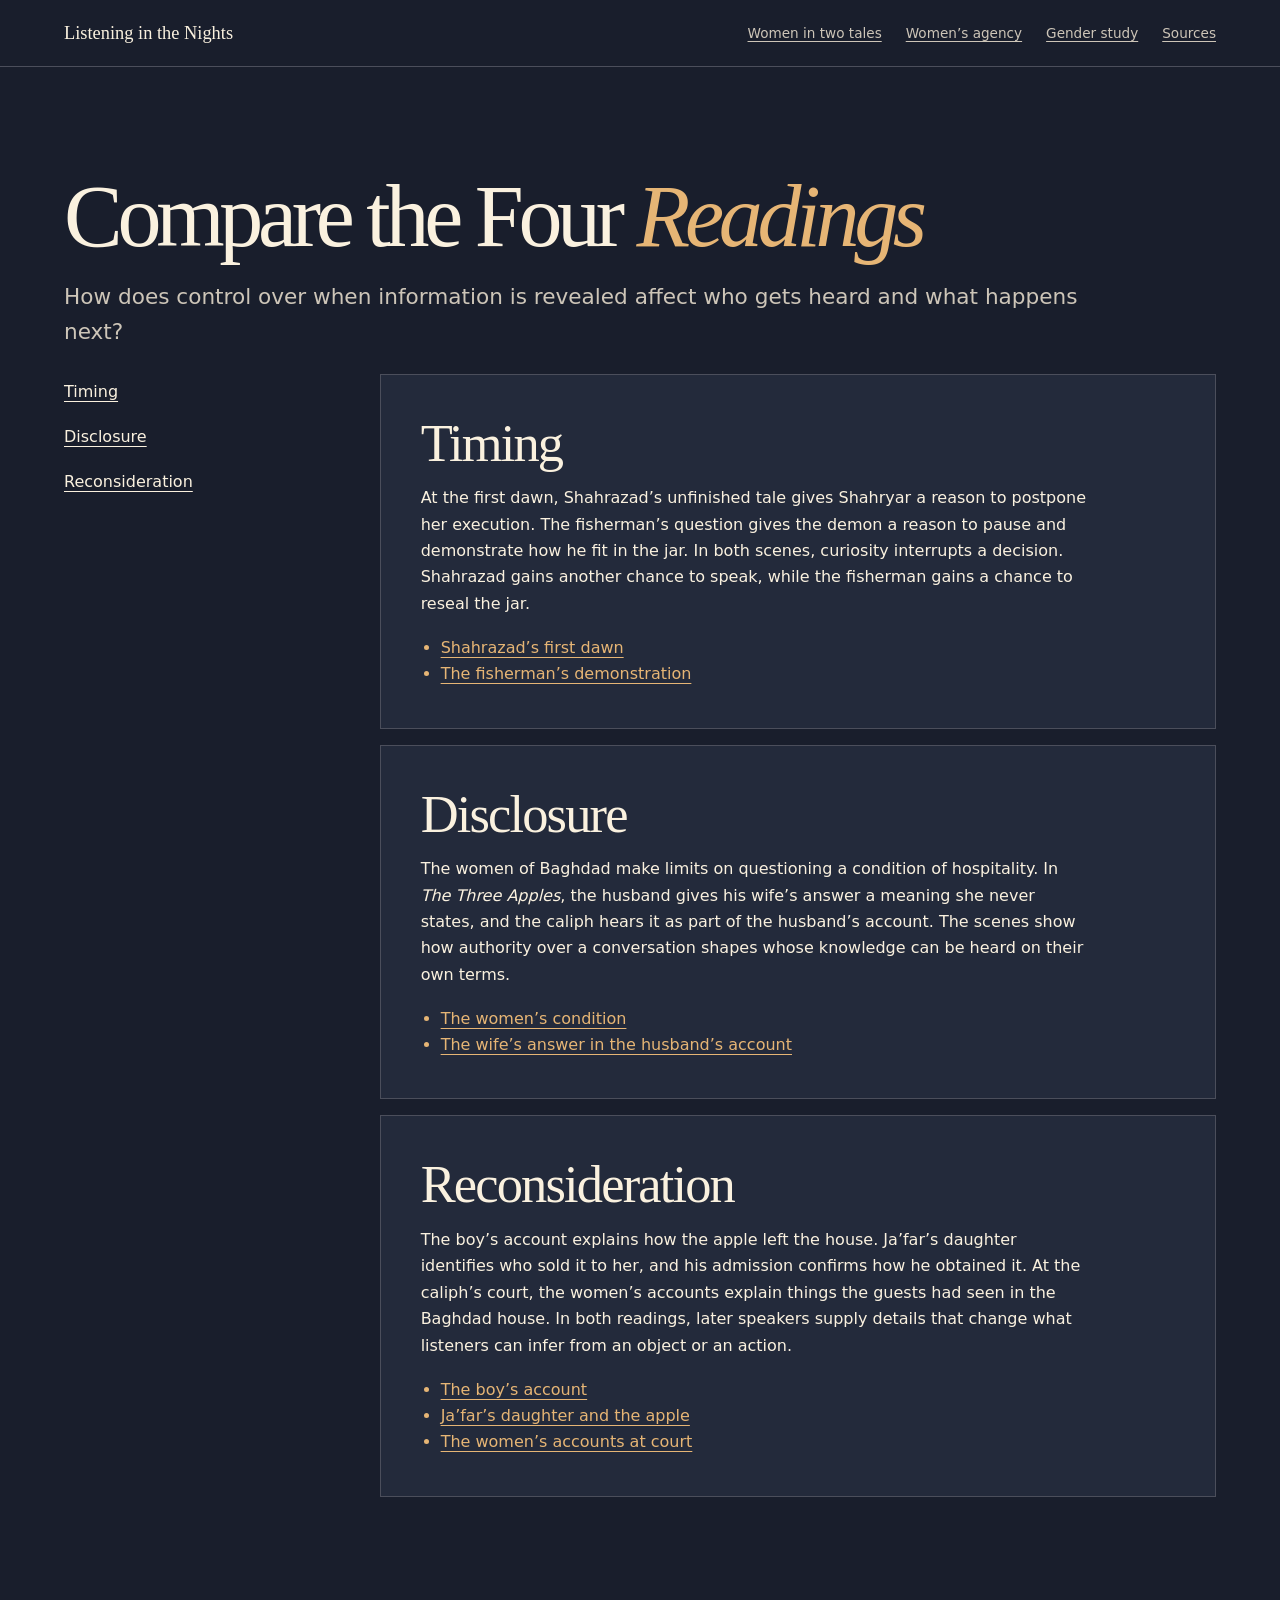
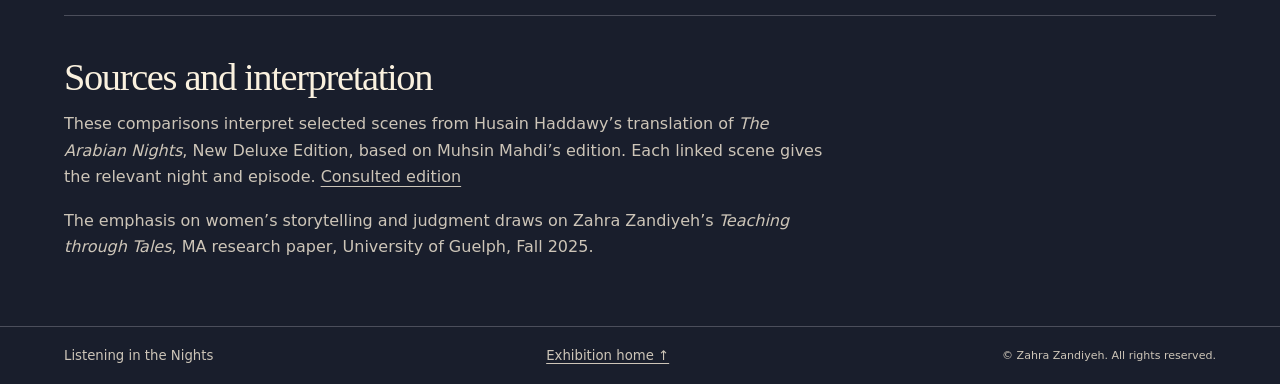
<file: compare.html>
<!doctype html>
<html lang="en">
<head>
  <meta charset="utf-8">
  <meta name="viewport" content="width=device-width, initial-scale=1">
  <meta name="description" content="Compare timing, disclosure and reconsideration across four readings of The Arabian Nights.">
  <title>Compare the Four Readings | Listening in the Nights</title>
  <link rel="stylesheet" href="style.css">
</head>
<body>
  <a class="skip" href="#main">Skip to content</a>
  <header class="masthead">
    <a class="wordmark" href="index.html">Listening in the Nights</a>
    <nav aria-label="Exhibition">
      <a href="haddawy-study.html">Women in two tales</a>
      <a href="index.html#agency">Women’s agency</a>
      <a href="gender-study.html">Gender study</a>
      <a href="#sources">Sources</a>
    </nav>
  </header>
  <main id="main">
    <section class="reader" aria-labelledby="compare-title">
      <header class="reader-intro">
        <h1 class="chapter-title" id="compare-title">Compare the Four <em>Readings</em></h1>
        <p class="intro">How does control over when information is revealed affect who gets heard and what happens next?</p>
      </header>
      <div class="reading-layout">
        <nav class="comparison-nav" aria-label="Comparison topics">
          <a href="#timing">Timing</a>
          <a href="#disclosure">Disclosure</a>
          <a href="#reconsideration">Reconsideration</a>
        </nav>
        <div>
          <article class="stage" id="timing">
            <h2>Timing</h2>
            <p>At the first dawn, Shahrazad’s unfinished tale gives Shahryar a reason to postpone her execution. The fisherman’s question gives the demon a reason to pause and demonstrate how he fit in the jar. In both scenes, curiosity interrupts a decision. Shahrazad gains another chance to speak, while the fisherman gains a chance to reseal the jar.</p>
            <ul class="scene-links">
              <li><a href="shahrazad-and-shahryar.html#frame-first-dawn">Shahrazad’s first dawn</a></li>
              <li><a href="fisherman-and-demon.html#fisherman-demonstration">The fisherman’s demonstration</a></li>
            </ul>
          </article>
          <article class="stage" id="disclosure">
            <h2>Disclosure</h2>
            <p>The women of Baghdad make limits on questioning a condition of hospitality. In <cite>The Three Apples</cite>, the husband gives his wife’s answer a meaning she never states, and the caliph hears it as part of the husband’s account. The scenes show how authority over a conversation shapes whose knowledge can be heard on their own terms.</p>
            <ul class="scene-links">
              <li><a href="porter-and-three-ladies.html#baghdad-condition">The women’s condition</a></li>
              <li><a href="three-apples.html#apples-husband">The wife’s answer in the husband’s account</a></li>
            </ul>
          </article>
          <article class="stage" id="reconsideration">
            <h2>Reconsideration</h2>
            <p>The boy’s account explains how the apple left the house. Ja’far’s daughter identifies who sold it to her, and his admission confirms how he obtained it. At the caliph’s court, the women’s accounts explain things the guests had seen in the Baghdad house. In both readings, later speakers supply details that change what listeners can infer from an object or an action.</p>
            <ul class="scene-links">
              <li><a href="three-apples.html#apples-child">The boy’s account</a></li>
              <li><a href="three-apples.html#apples-return">Ja’far’s daughter and the apple</a></li>
              <li><a href="porter-and-three-ladies.html#baghdad-accounts">The women’s accounts at court</a></li>
            </ul>
          </article>
        </div>
      </div>
    </section>
    <section class="sources" id="sources" aria-labelledby="sources-title">
      <h2 id="sources-title">Sources and interpretation</h2>
      <p>These comparisons interpret selected scenes from Husain Haddawy’s translation of <cite>The Arabian Nights</cite>, New Deluxe Edition, based on Muhsin Mahdi’s edition. Each linked scene gives the relevant night and episode. <a href="https://cpb-ca-c1.wpmucdn.com/myriverside.sd43.bc.ca/dist/2/3627/files/2019/01/The-Arabian-Nights-New-Deluxe-Muhsin-Mahdi-2e5cj6r.pdf">Consulted edition</a></p>
      <p>The emphasis on women’s storytelling and judgment draws on Zahra Zandiyeh’s <cite>Teaching through Tales</cite>, MA research paper, University of Guelph, Fall 2025.</p>
    </section>
  </main>
  <footer>Listening in the Nights <a href="index.html">Exhibition home ↑</a><small class="copyright">© Zahra Zandiyeh. All rights reserved.</small></footer>
</body>
</html>
</file>
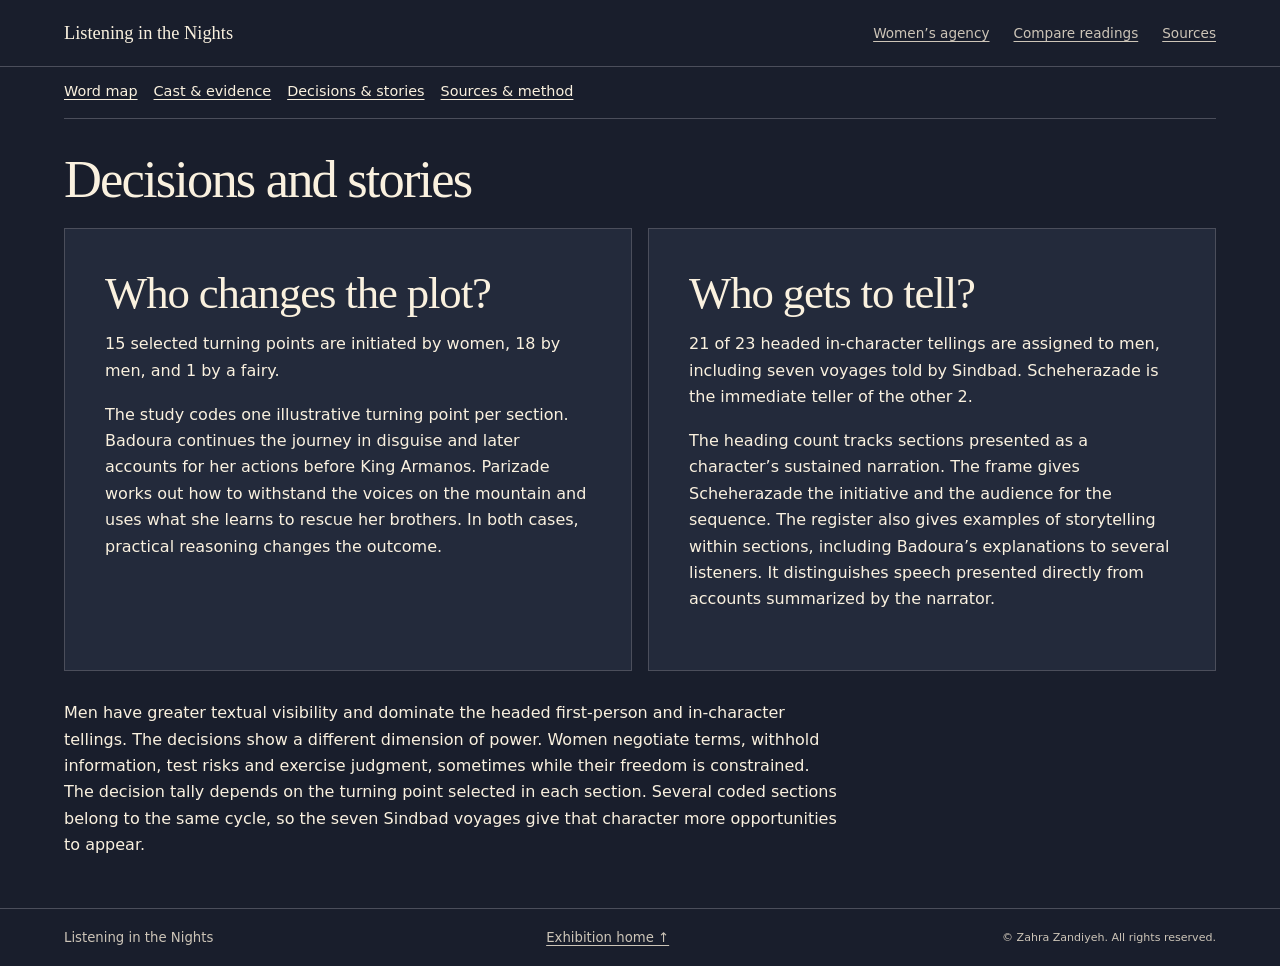
<file: gender-agency.html>
<!doctype html>
<html lang="en">
<head>
<meta charset="utf-8">
<meta name="viewport" content="width=device-width, initial-scale=1">
<title>Decisions &amp; stories | Listening in the Nights</title>
<link rel="stylesheet" href="style.css">
<link rel="stylesheet" href="gender-study.css">
</head>
<body>
<a class="skip" href="#main">Skip to content</a>
<header class="masthead"><a class="wordmark" href="index.html">Listening in the Nights</a><nav aria-label="Exhibition"><a href="index.html#agency">Women’s agency</a><a href="compare.html">Compare readings</a><a href="gender-method.html#sources">Sources</a></nav></header>
<main id="main">
  <div class="study-toplinks"><nav class="study-nav" aria-label="Gender study"><a href="gender-study.html#words">Word map</a><a href="gender-cast.html">Cast &amp; evidence</a><a href="gender-agency.html">Decisions &amp; stories</a><a href="gender-method.html">Sources &amp; method</a></nav></div>
  <section id="agency-study" class="study-section">
    <h2>Decisions and stories</h2>
    <div class="study-columns">
      <article class="stage"><h3>Who changes the plot?</h3><p>15 selected turning points are initiated by women, 18 by men, and 1 by a fairy.</p><p>The study codes one illustrative turning point per section. Badoura continues the journey in disguise and later accounts for her actions before King Armanos. Parizade works out how to withstand the voices on the mountain and uses what she learns to rescue her brothers. In both cases, practical reasoning changes the outcome.</p></article>
      <article class="stage"><h3>Who gets to tell?</h3><p>21 of 23 headed in-character tellings are assigned to men, including seven voyages told by Sindbad. Scheherazade is the immediate teller of the other 2.</p><p>The heading count tracks sections presented as a character’s sustained narration. The frame gives Scheherazade the initiative and the audience for the sequence. The register also gives examples of storytelling within sections, including Badoura’s explanations to several listeners. It distinguishes speech presented directly from accounts summarized by the narrator.</p></article>
    </div>
    <p>Men have greater textual visibility and dominate the headed first-person and in-character tellings. The decisions show a different dimension of power. Women negotiate terms, withhold information, test risks and exercise judgment, sometimes while their freedom is constrained. The decision tally depends on the turning point selected in each section. Several coded sections belong to the same cycle, so the seven Sindbad voyages give that character more opportunities to appear.</p>
  </section>
</main>
<footer>Listening in the Nights <a href="index.html">Exhibition home ↑</a><small class="copyright">© Zahra Zandiyeh. All rights reserved.</small></footer>
</body>
</html>
</file>
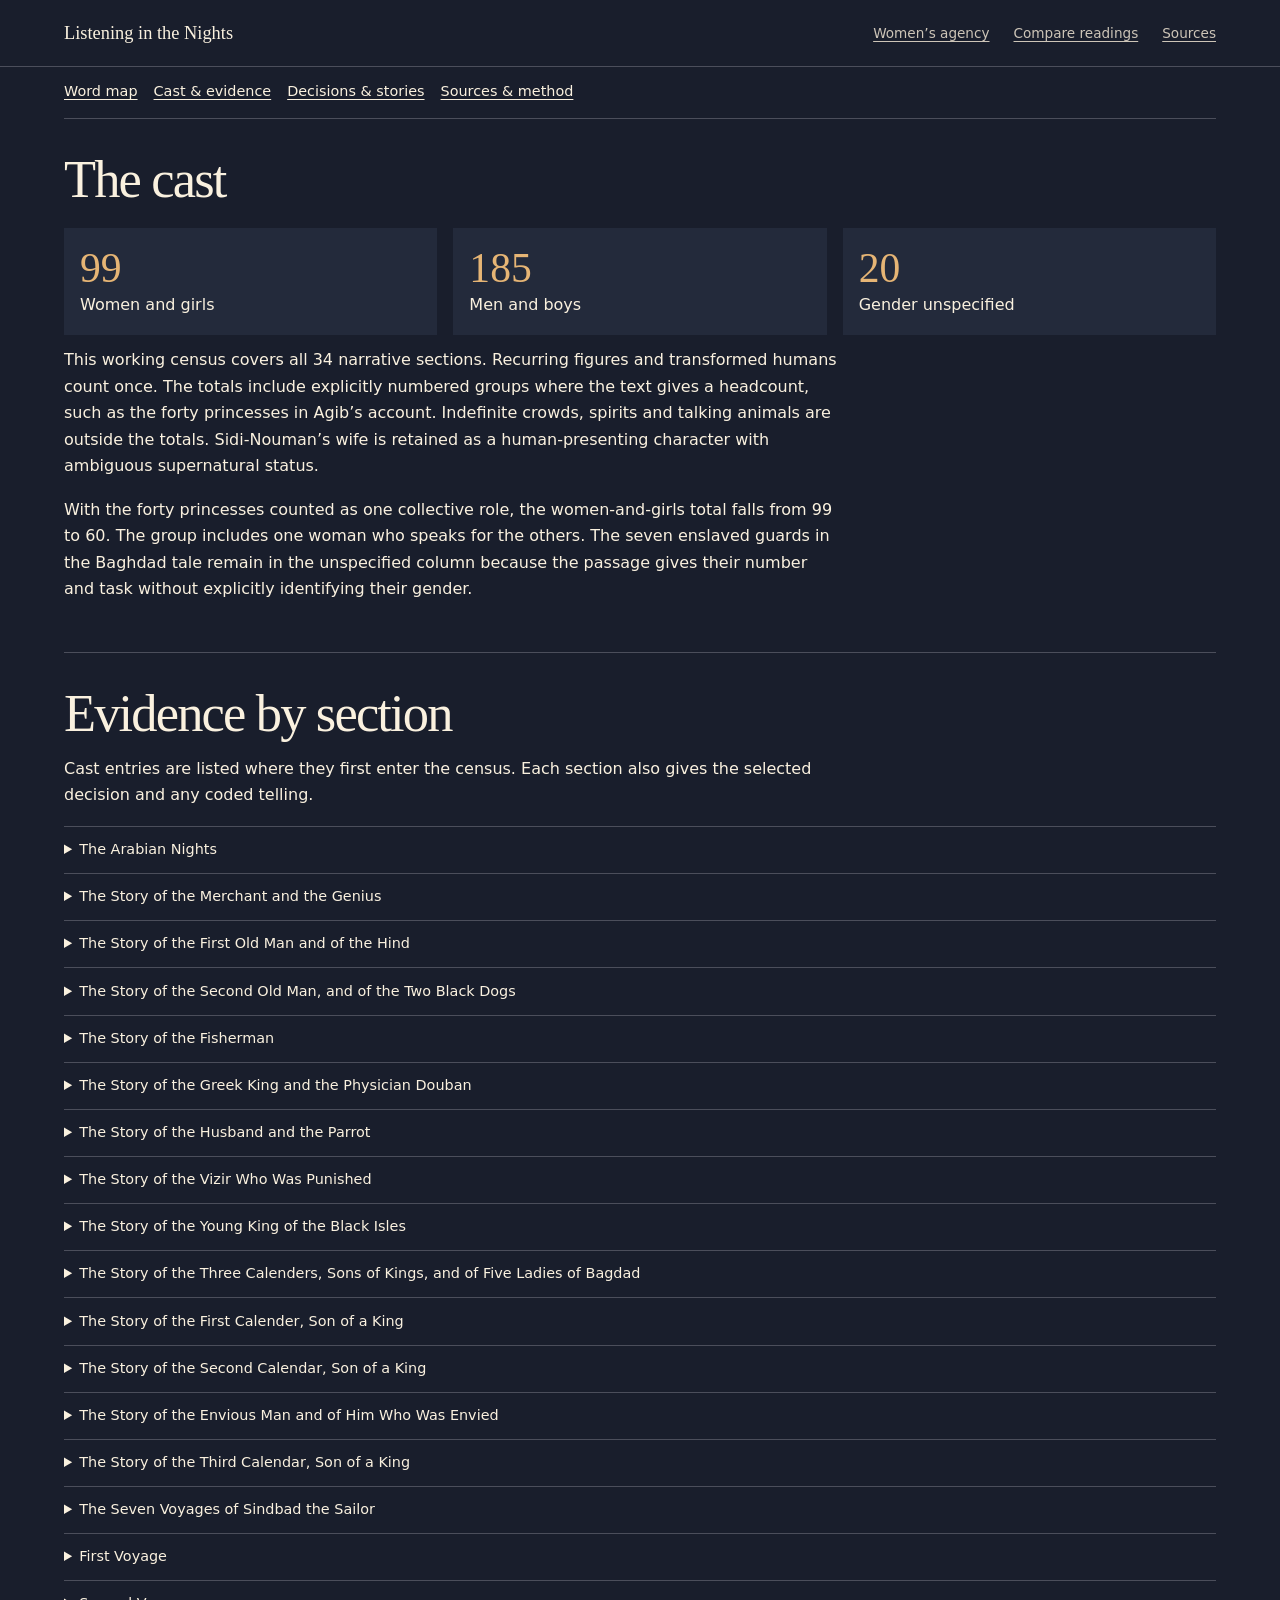
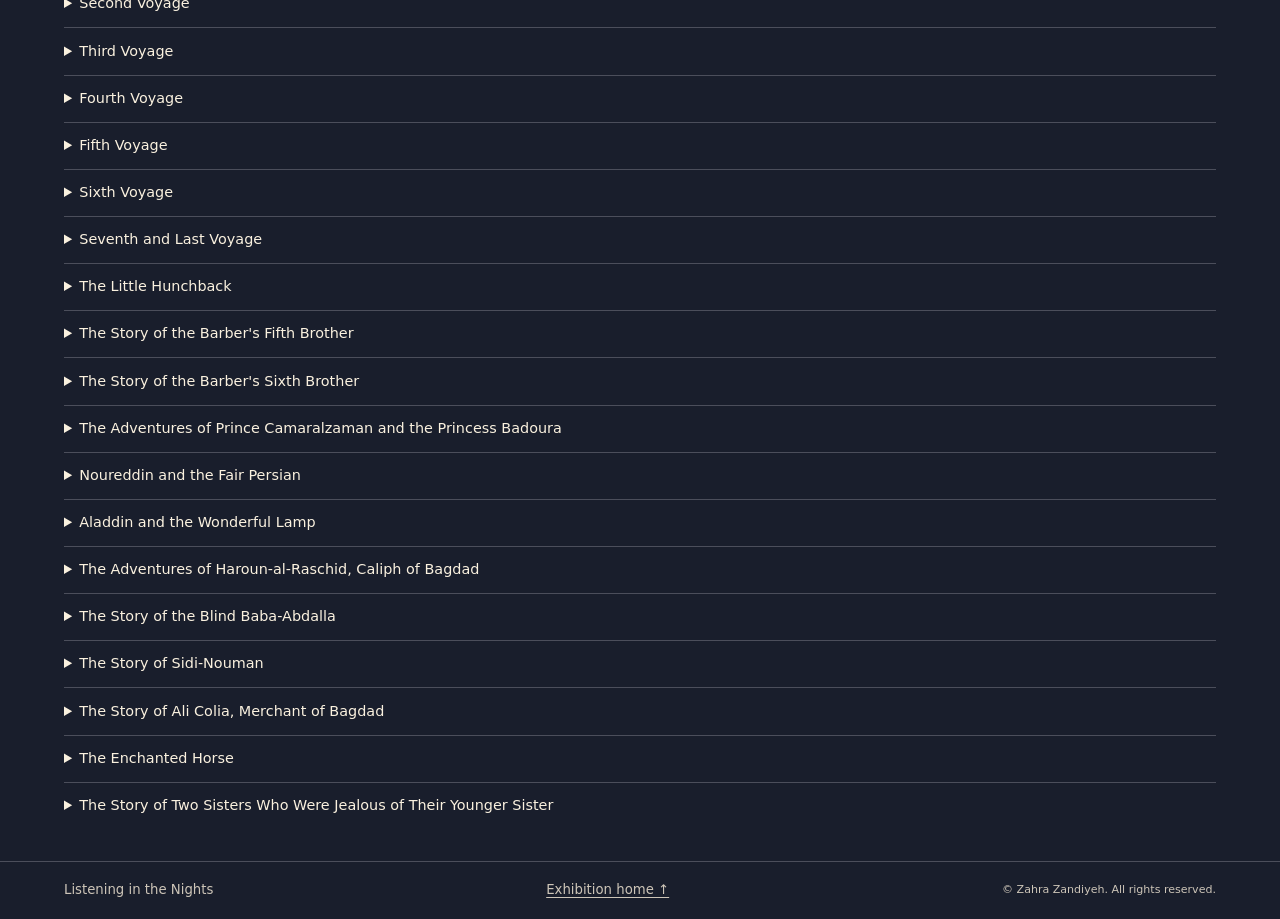
<file: gender-cast.html>
<!doctype html>
<html lang="en">
<head>
<meta charset="utf-8">
<meta name="viewport" content="width=device-width, initial-scale=1">
<title>Cast &amp; evidence | Listening in the Nights</title>
<link rel="stylesheet" href="style.css">
<link rel="stylesheet" href="gender-study.css">
</head>
<body>
<a class="skip" href="#main">Skip to content</a>
<header class="masthead"><a class="wordmark" href="index.html">Listening in the Nights</a><nav aria-label="Exhibition"><a href="index.html#agency">Women’s agency</a><a href="compare.html">Compare readings</a><a href="gender-method.html#sources">Sources</a></nav></header>
<main id="main">
  <div class="study-toplinks"><nav class="study-nav" aria-label="Gender study"><a href="gender-study.html#words">Word map</a><a href="gender-cast.html">Cast &amp; evidence</a><a href="gender-agency.html">Decisions &amp; stories</a><a href="gender-method.html">Sources &amp; method</a></nav></div>
  <section id="cast" class="study-section">
    <h2>The cast</h2>
    <div class="study-stats"><p><strong>99</strong>Women and girls</p><p><strong>185</strong>Men and boys</p><p><strong>20</strong>Gender unspecified</p></div>
    <p>This working census covers all 34 narrative sections. Recurring figures and transformed humans count once. The totals include explicitly numbered groups where the text gives a headcount, such as the forty princesses in Agib’s account. Indefinite crowds, spirits and talking animals are outside the totals. Sidi-Nouman’s wife is retained as a human-presenting character with ambiguous supernatural status.</p>
    <p>With the forty princesses counted as one collective role, the women-and-girls total falls from 99 to 60. The group includes one woman who speaks for the others. The seven enslaved guards in the Baghdad tale remain in the unspecified column because the passage gives their number and task without explicitly identifying their gender.</p>
  </section>
  <section id="evidence" class="study-section">
    <h2>Evidence by section</h2>
    <p>Cast entries are listed where they first enter the census. Each section also gives the selected decision and any coded telling.</p>
    <details class="study-register" id="cast-section-1"><summary>The Arabian Nights</summary><p><strong>Women and girls</strong> · Scheherazade · Dinarzade · Schahriar's first wife</p><p><strong>Men and boys</strong> · Schahriar · Schahzeman (frame) · Father of Schahriar and Schahzeman · Grand-vizir (frame)</p><p><strong>Decision</strong> · Scheherazade · Volunteers to marry Schahriar and arranges the dawn request with Dinarzade.</p><p><strong>Frame</strong> · Scheherazade · Tells the sequence to Schahriar, beginning with the merchant.</p></details>
    <details class="study-register" id="cast-section-2"><summary>The Story of the Merchant and the Genius</summary><p><strong>Women and girls</strong> · Merchant's wife</p><p><strong>Men and boys</strong> · Merchant · First old man · Second old man · Third old man</p><p><strong>Gender unspecified</strong> · Merchant's children (number unspecified)</p><p><strong>Decision</strong> · Schahriar · Postpones the execution to hear the continuation.</p><p><strong>Headed telling</strong> · Scheherazade</p></details>
    <details class="study-register" id="cast-section-3"><summary>The Story of the First Old Man and of the Hind</summary><p><strong>Women and girls</strong> · First old man's wife (hind) · Enslaved mother (cow) · Steward's daughter</p><p><strong>Men and boys</strong> · Adopted son (calf) · Steward</p><p><strong>Decision</strong> · Steward’s daughter · Sets terms for restoring the boy and reverses the spell.</p><p><strong>Headed telling</strong> · First old man</p><p><strong>Reported</strong> · Third old man · Tells a story whose content Scheherazade withholds.</p></details>
    <details class="study-register" id="cast-section-4"><summary>The Story of the Second Old Man, and of the Two Black Dogs</summary><p><strong>Men and boys</strong> · Second old man's elder brother (dog) · Second old man's younger brother (dog)</p><p><strong>Decision</strong> · Fairy wife · Rescues her husband and transforms his brothers.</p><p><strong>Headed telling</strong> · Second old man</p></details>
    <details class="study-register" id="cast-section-5"><summary>The Story of the Fisherman</summary><p><strong>Women and girls</strong> · Fisherman's wife</p><p><strong>Men and boys</strong> · Fisherman</p><p><strong>Gender unspecified</strong> · Fisherman's three children</p><p><strong>Decision</strong> · Fisherman · Challenges the genius to prove he fitted in the vessel, then shuts it.</p><p><strong>Headed telling</strong> · Scheherazade</p><p><strong>Direct</strong> · Genius in the vessel · Recounts his captivity and successive vows to the fisherman.</p></details>
    <details class="study-register" id="cast-section-6"><summary>The Story of the Greek King and the Physician Douban</summary><p><strong>Men and boys</strong> · Greek king · Douban · Greek king's vizir · King Sindbad</p><p><strong>Decision</strong> · Douban · Designs a treatment delivered through a polo club.</p><p><strong>Headed telling</strong> · Fisherman</p></details>
    <details class="study-register" id="cast-section-7"><summary>The Story of the Husband and the Parrot</summary><p><strong>Women and girls</strong> · Parrot owner's wife</p><p><strong>Men and boys</strong> · Parrot owner</p><p><strong>Gender unspecified</strong> · Three enslaved attendants</p><p><strong>Decision</strong> · Parrot owner’s wife · Stages an artificial storm to discredit the parrot’s report.</p><p><strong>Headed telling</strong> · Greek king</p></details>
    <details class="study-register" id="cast-section-8"><summary>The Story of the Vizir Who Was Punished</summary><p><strong>Women and girls</strong> · Palace cook · Girl who speaks to the fish</p><p><strong>Men and boys</strong> · Hunting prince · Hunting prince's father · Hunting prince's vizir · Sultan who buys the fish · Sultan's vizir · Douban's executioner · Minister who fetches Douban · Man who speaks to the fish · Young king of the Black Isles</p><p><strong>Decision</strong> · Sultan who buys the fish · Goes alone to investigate the enchanted lake.</p><p><strong>Headed telling</strong> · Greek king’s vizir</p></details>
    <details class="study-register" id="cast-section-9"><summary>The Story of the Young King of the Black Isles</summary><p><strong>Women and girls</strong> · Queen of the Black Isles · First maid · Second maid</p><p><strong>Men and boys</strong> · Mahmoud · Queen's wounded lover</p><p><strong>Decision</strong> · Queen of the Black Isles · Transforms the city and its inhabitants.</p><p><strong>Headed telling</strong> · Young king of the Black Isles</p></details>
    <details class="study-register" id="cast-section-10"><summary>The Story of the Three Calenders, Sons of Kings, and of Five Ladies of Bagdad</summary><p><strong>Women and girls</strong> · Zobeida · Amina (Baghdad) · Sadie (also Sadia) · Zobeida's two sisters (dogs)</p><p><strong>Men and boys</strong> · Porter (Baghdad) · Haroun-al-Raschid · Giafar · Mesrour · First Calender · Second Calender · Agib (Third Calender) · Old wine seller</p><p><strong>Gender unspecified</strong> · Seven armed enslaved guards (gender unspecified)</p><p><strong>Decision</strong> · Zobeida · Sets the terms of the porter’s stay and demands accounts when guests break them.</p><p><strong>Direct</strong> · Porter · Explains his arrival when Zobeida requires the guests to account for themselves.</p></details>
    <details class="study-register" id="cast-section-11"><summary>The Story of the First Calender, Son of a King</summary><p><strong>Women and girls</strong> · First Calender's cousin (the woman in the tomb)</p><p><strong>Men and boys</strong> · First Calender's father · First Calender's uncle · First Calender's male cousin · Rebel vizir · Executioner who releases the prince</p><p><strong>Decision</strong> · Executioner · Lets the condemned prince go and tells him to leave the kingdom.</p><p><strong>Headed telling</strong> · First Calender</p></details>
    <details class="study-register" id="cast-section-12"><summary>The Story of the Second Calendar, Son of a King</summary><p><strong>Women and girls</strong> · Captive princess</p><p><strong>Men and boys</strong> · Second Calender's father · Sultan of the Indies · Ambassador from the Indies · Tailor · Ruler hostile to the Second Calender</p><p><strong>Decision</strong> · Captive princess · Refuses to kill the prince when the genius demands it.</p><p><strong>Headed telling</strong> · Second Calender</p><p><strong>Direct</strong> · Captive princess · Recounts her captivity to the Second Calender.</p></details>
    <details class="study-register" id="cast-section-13"><summary>The Story of the Envious Man and of Him Who Was Envied</summary><p><strong>Women and girls</strong> · Possessed princess · Queen of Beauty · Queen of Beauty's magic teacher</p><p><strong>Men and boys</strong> · Envious neighbor · Envied dervish · Father of possessed princess · Deceased vizir of the envied man's story · Ship captain who protects the ape · Sultan who receives the ape · Chief eunuch</p><p><strong>Gender unspecified</strong> · Young enslaved attendant at the ape's supper</p><p><strong>Decision</strong> · Queen of Beauty · Identifies the prince beneath the enchantment and uses magic to restore him.</p><p><strong>Headed telling</strong> · Second Calender</p></details>
    <details class="study-register" id="cast-section-14"><summary>The Story of the Third Calendar, Son of a King</summary><p><strong>Women and girls</strong> · One speaking princess among the forty · Thirty-nine other princesses</p><p><strong>Men and boys</strong> · Cassib · Pilot · Boy in the underground chamber · Boy's merchant father · Old man at the ten men's castle · Ten one-eyed young men · Ten enslaved men with the merchant</p><p><strong>Gender unspecified</strong> · Dream visitor (nature unspecified)</p><p><strong>Decision</strong> · Agib · Opens the forbidden door despite the princesses’ warning.</p><p><strong>Headed telling</strong> · Agib</p><p><strong>Direct</strong> · Boy in the underground chamber · Recounts the prophecy and why he is hidden.</p></details>
    <details class="study-register" id="cast-section-15"><summary>The Seven Voyages of Sindbad the Sailor</summary><p><strong>Men and boys</strong> · Sindbad the Sailor · Hindbad · Sindbad's servant</p><p><strong>Decision</strong> · Sindbad · Invites Hindbad to hear how he acquired his wealth.</p></details>
    <details class="study-register" id="cast-section-16"><summary>First Voyage</summary><p><strong>Men and boys</strong> · Captain of the first voyage · King Mihrage · Groom who finds Sindbad</p><p><strong>Decision</strong> · Sindbad · Persuades the captain to hear his account and recognize him.</p><p><strong>Headed telling</strong> · Sindbad</p></details>
    <details class="study-register" id="cast-section-17"><summary>Second Voyage</summary><p><strong>Men and boys</strong> · Merchant who retrieves Sindbad from the diamond valley</p><p><strong>Decision</strong> · Sindbad · Ties himself to the roc to escape the island.</p><p><strong>Headed telling</strong> · Sindbad</p></details>
    <details class="study-register" id="cast-section-18"><summary>Third Voyage</summary><p><strong>Men and boys</strong> · Captain of the third voyage (also of the second) · Two fellow raft survivors · Ship’s clerk</p><p><strong>Decision</strong> · Sindbad · Proposes building rafts and attacking the giant before escaping.</p><p><strong>Headed telling</strong> · Sindbad</p></details>
    <details class="study-register" id="cast-section-19"><summary>Fourth Voyage</summary><p><strong>Women and girls</strong> · Sindbad's bride · Neighbor's deceased wife · Woman brought into the burial cave</p><p><strong>Men and boys</strong> · King of the fourth voyage · Grieving neighbor · Man brought into the burial cave · Captain of the fourth voyage</p><p><strong>Decision</strong> · Sindbad · Uses the burial cave’s opening to escape.</p><p><strong>Headed telling</strong> · Sindbad</p></details>
    <details class="study-register" id="cast-section-20"><summary>Fifth Voyage</summary><p><strong>Men and boys</strong> · Captain of the fifth voyage · Man who directs Sindbad to gather coconuts · Captain of the rescue ship</p><p><strong>Decision</strong> · Sindbad · Uses wine to escape the Old Man of the Sea.</p><p><strong>Headed telling</strong> · Sindbad</p></details>
    <details class="study-register" id="cast-section-21"><summary>Sixth Voyage</summary><p><strong>Men and boys</strong> · Captain of the sixth voyage · Interpreter on Serendib · King of Serendib</p><p><strong>Decision</strong> · Sindbad · Builds a raft and follows the underground river.</p><p><strong>Headed telling</strong> · Sindbad</p></details>
    <details class="study-register" id="cast-section-22"><summary>Seventh and Last Voyage</summary><p><strong>Men and boys</strong> · Ivory merchant who buys Sindbad</p><p><strong>Decision</strong> · Ivory merchant · Frees Sindbad after he reveals the elephants’ burial ground.</p><p><strong>Headed telling</strong> · Sindbad</p></details>
    <details class="study-register" id="cast-section-23"><summary>The Little Hunchback</summary><p><strong>Women and girls</strong> · Tailor's wife · Doctor's wife</p><p><strong>Men and boys</strong> · Hunchback · Tailor (Kashgar) · Jewish doctor · Purveyor · Christian merchant · Policeman who catches merchant · Chief of police · Hangman · Sultan of Kashgar · Sultan’s private historian</p><p><strong>Gender unspecified</strong> · Doctor's servant</p><p><strong>Decision</strong> · Doctor’s wife · Proposes moving the hunchback’s body into the purveyor’s house.</p><p><strong>Reported</strong> · Chief of police · Relates what he knows of the case to the Sultan.</p></details>
    <details class="study-register" id="cast-section-24"><summary>The Story of the Barber's Fifth Brother</summary><p><strong>Women and girls</strong> · Old woman who lures Alnaschar · Woman in the house</p><p><strong>Men and boys</strong> · Alnaschar · Barber · Barber's father · Neighboring tailor · Man who attacks Alnaschar · Doorkeeper · Judge · Lame young man in the tailor’s account</p><p><strong>Decision</strong> · Old woman · Lures Alnaschar to a house where he is attacked.</p><p><strong>Headed telling</strong> · Barber</p><p><strong>Direct</strong> · Woman in the house · Recounts her earlier life and how she came to the house.</p></details>
    <details class="study-register" id="cast-section-25"><summary>The Story of the Barber's Sixth Brother</summary><p><strong>Men and boys</strong> · Schacabac · Barmecide · Servant who directs Schacabac · Caliph who exiles barber (identity uncertain) · Sultan of Kashgar's usher</p><p><strong>Decision</strong> · Schacabac · Plays along with the Barmecide’s imaginary meal.</p><p><strong>Headed telling</strong> · Barber</p><p><strong>Direct</strong> · Tailor (Kashgar) · Recounts the hunchback episode and the barber’s intervention in the surrounding narrative.</p></details>
    <details class="study-register" id="cast-section-26"><summary>The Adventures of Prince Camaralzaman and the Princess Badoura</summary><p><strong>Women and girls</strong> · Badoura · Badoura's mother · Badoura's nurse · Haiatelnefous · Four wives of Schahzaman · Woman who rides in Badoura’s litter</p><p><strong>Men and boys</strong> · Camaralzaman · Schahzaman (Khaledan) · Vizir of Khaledan · Camaralzaman's attendant · King of China · Emir who proposes to Badoura · Chinese grand-vizir · Eunuch who carries note · Marzavan · Gardener who shelters Camaralzaman · King Armanos · Captain who carries the olives · Badoura's son · Haiatelnefous's son · Camaralzaman’s governor</p><p><strong>Decision</strong> · Badoura · Disguises herself as Camaralzaman and continues the journey.</p><p><strong>Reported</strong> · Badoura · Tells Marzavan what happened and why she is imprisoned.</p><p><strong>Reported</strong> · Badoura · Tells Haiatelnefous her history and reveals her disguise.</p><p><strong>Reported</strong> · Badoura · Recounts her adventures to Camaralzaman at their reunion.</p><p><strong>Reported</strong> · Badoura · Explains her conduct to King Armanos before yielding the throne.</p><p><strong>Reported</strong> · Camaralzaman · Tells the King of China his history after revealing his identity.</p></details>
    <details class="study-register" id="cast-section-27"><summary>Noureddin and the Fair Persian</summary><p><strong>Women and girls</strong> · Fair Persian · Khacan's wife</p><p><strong>Men and boys</strong> · Noureddin · Khacan · Saouy · Mohammed Zinebi · Grand treasurer · Slave dealer who brings the Fair Persian · Noureddin's steward · Hagi Hassan · Captain of the guard · Scheih Ibrahim · Caliph's fisherman</p><p><strong>Gender unspecified</strong> · Two young enslaved attendants</p><p><strong>Decision</strong> · Fair Persian · Proposes that Noureddin sell her when his resources run out.</p></details>
    <details class="study-register" id="cast-section-28"><summary>Aladdin and the Wonderful Lamp</summary><p><strong>Women and girls</strong> · Aladdin's mother · Sultan's daughter · Sultan's wife · Fatima</p><p><strong>Men and boys</strong> · Aladdin · Aladdin's father · African magician · Sultan (Aladdin) · Sultan's vizir · Vizir's son · African magician's brother</p><p><strong>Gender unspecified</strong> · Two enslaved attendants in lamp exchange</p><p><strong>Decision</strong> · Sultan’s daughter · Carries out the plan to drug the magician.</p></details>
    <details class="study-register" id="cast-section-29"><summary>The Adventures of Haroun-al-Raschid, Caliph of Bagdad</summary><p><strong>Men and boys</strong> · Baba-Abdalla · Sidi-Nouman</p><p><strong>Decision</strong> · Haroun-al-Raschid · Summons the men whose conduct he has observed.</p><p><strong>Brief account</strong> · Giafar · Recalls the planned excursion to hear complaints.</p></details>
    <details class="study-register" id="cast-section-30"><summary>The Story of the Blind Baba-Abdalla</summary><p><strong>Men and boys</strong> · Baba-Abdalla's dervish</p><p><strong>Decision</strong> · Baba-Abdalla · Insists the dervish apply the ointment to his second eye.</p><p><strong>Headed telling</strong> · Baba-Abdalla</p></details>
    <details class="study-register" id="cast-section-31"><summary>The Story of Sidi-Nouman</summary><p><strong>Women and girls</strong> · Amina (Sidi-Nouman’s wife, supernatural status ambiguous) · Woman who recognizes the dog · Her daughter</p><p><strong>Men and boys</strong> · Baker</p><p><strong>Decision</strong> · Woman who recognizes the dog · Takes Sidi-Nouman to her daughter to undo his enchantment.</p><p><strong>Headed telling</strong> · Sidi-Nouman</p></details>
    <details class="study-register" id="cast-section-32"><summary>The Story of Ali Colia, Merchant of Bagdad</summary><p><strong>Women and girls</strong> · Merchant's wife (Ali Cogia) · Boy judge’s mother</p><p><strong>Men and boys</strong> · Ali Cogia · Merchant who takes the money · Cadi of Bagdad · Boy who plays judge · Boy who plays Ali · Boy who plays the merchant · Two olive experts at the hearing</p><p><strong>Decision</strong> · Boy who plays judge · Tests the merchant’s account by seeking expert knowledge about olives.</p></details>
    <details class="study-register" id="cast-section-33"><summary>The Enchanted Horse</summary><p><strong>Women and girls</strong> · Princess of Bengal · Firouz Schah's sister</p><p><strong>Men and boys</strong> · King of Persia (Enchanted Horse) · Firouz Schah · Indian inventor · Doorkeeper (Persia) · Sultan of Cashmere · Chief usher of Cashmere · Chief eunuch of the Princess of Bengal</p><p><strong>Gender unspecified</strong> · Palace guards (number unspecified)</p><p><strong>Decision</strong> · Princess of Bengal · Feigns distress to forestall marriage to the Sultan of Cashmere.</p><p><strong>Reported</strong> · Firouz Schah · Recounts the festival and his flight to the Princess of Bengal.</p></details>
    <details class="study-register" id="cast-section-34"><summary>The Story of Two Sisters Who Were Jealous of Their Younger Sister</summary><p><strong>Women and girls</strong> · Eldest sister · Middle sister · Youngest sister (Sultana) · Intendant's wife · Parizade · Old pilgrim</p><p><strong>Men and boys</strong> · Kosrouschah · His grand-vizir · Chief baker · Chief cook · Intendant of the gardens · Gardener who retrieves the cradle · Bahman · Perviz · Dervish who advises the siblings</p><p><strong>Decision</strong> · Parizade · Blocks out the voices and obtains the Talking Bird after her brothers fail.</p><p><strong>Direct</strong> · Parizade · Explains to her brothers how she broke the spell.</p><p><strong>Direct</strong> · Talking Bird · Reveals what happened to the Sultana’s children.</p></details>
  </section>
</main>
<footer>Listening in the Nights <a href="index.html">Exhibition home ↑</a><small class="copyright">© Zahra Zandiyeh. All rights reserved.</small></footer>
<script>
function openCastEntry() {
  const entry = document.getElementById(location.hash.slice(1));
  if (entry instanceof HTMLDetailsElement) { entry.open = true; entry.scrollIntoView(); }
}
window.addEventListener('hashchange', openCastEntry);
openCastEntry();
</script>
</body>
</html>
</file>
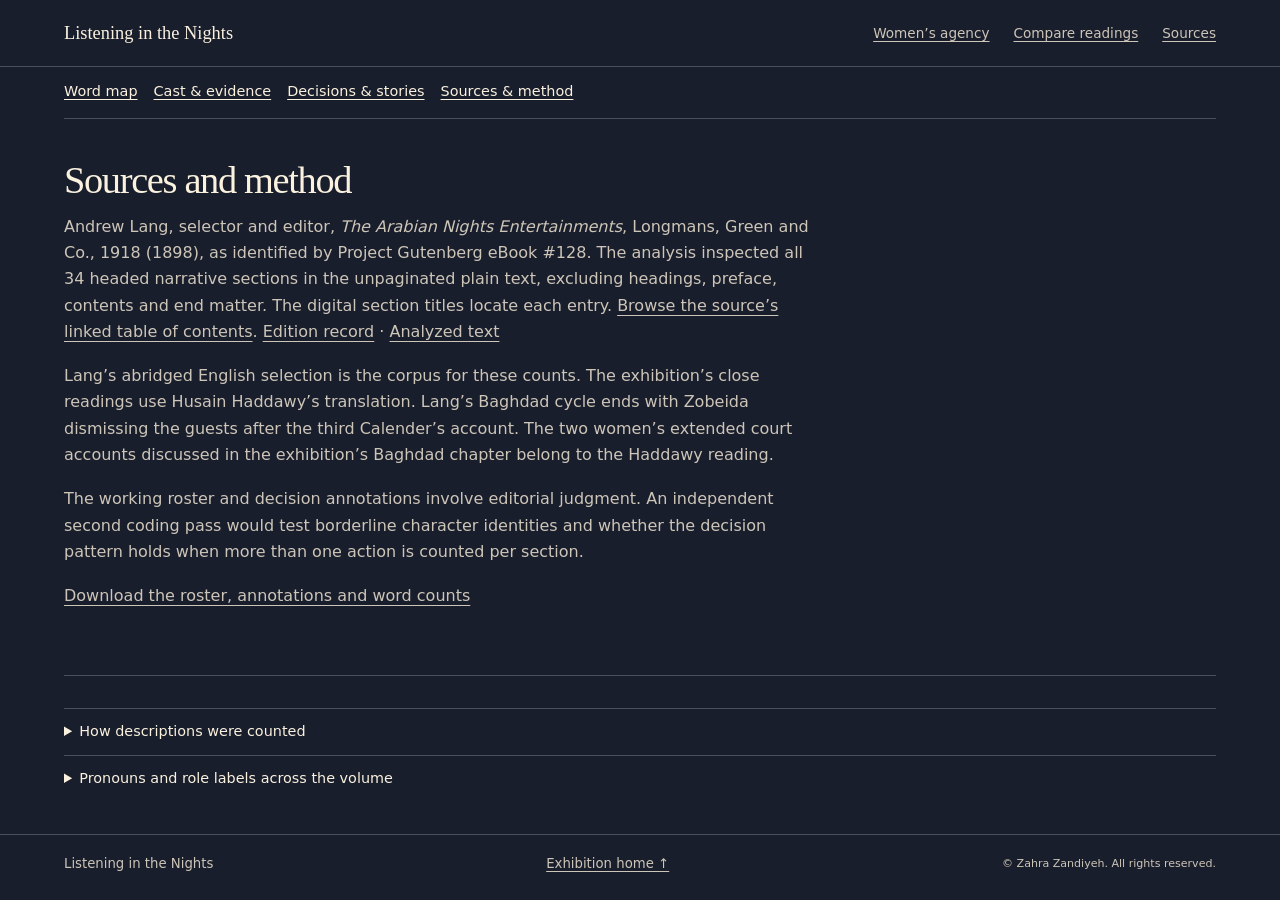
<file: gender-method.html>
<!doctype html>
<html lang="en">
<head>
<meta charset="utf-8">
<meta name="viewport" content="width=device-width, initial-scale=1">
<title>Sources &amp; method | Listening in the Nights</title>
<link rel="stylesheet" href="style.css">
<link rel="stylesheet" href="gender-study.css">
</head>
<body>
<a class="skip" href="#main">Skip to content</a>
<header class="masthead"><a class="wordmark" href="index.html">Listening in the Nights</a><nav aria-label="Exhibition"><a href="index.html#agency">Women’s agency</a><a href="compare.html">Compare readings</a><a href="gender-method.html#sources">Sources</a></nav></header>
<main id="main">
  <div class="study-toplinks"><nav class="study-nav" aria-label="Gender study"><a href="gender-study.html#words">Word map</a><a href="gender-cast.html">Cast &amp; evidence</a><a href="gender-agency.html">Decisions &amp; stories</a><a href="gender-method.html">Sources &amp; method</a></nav></div>
  <section class="sources" id="sources">
    <h2>Sources and method</h2>
    <p>Andrew Lang, selector and editor, <cite>The Arabian Nights Entertainments</cite>, Longmans, Green and Co., 1918 (1898), as identified by Project Gutenberg eBook #128. The analysis inspected all 34 headed narrative sections in the unpaginated plain text, excluding headings, preface, contents and end matter. The digital section titles locate each entry. <a href="https://www.gutenberg.org/files/128/128-h/128-h.htm">Browse the source’s linked table of contents</a>. <a href="https://www.gutenberg.org/ebooks/128">Edition record</a> · <a href="https://www.gutenberg.org/cache/epub/128/pg128.txt">Analyzed text</a></p>
    <p>Lang’s abridged English selection is the corpus for these counts. The exhibition’s close readings use Husain Haddawy’s translation. Lang’s Baghdad cycle ends with Zobeida dismissing the guests after the third Calender’s account. The two women’s extended court accounts discussed in the exhibition’s Baghdad chapter belong to the Haddawy reading.</p>
    <p>The working roster and decision annotations involve editorial judgment. An independent second coding pass would test borderline character identities and whether the decision pattern holds when more than one action is counted per section.</p>
    <p><a href="gender-study-data.json" download>Download the roster, annotations and word counts</a></p>
  </section>
  <section class="study-section" aria-label="Counting rules">
    <details class="study-register"><summary>How descriptions were counted</summary><p>All 26 existing linking-verb matches with a noun or pronoun subject were checked in context. Twenty-two were linked to a cast entry. Four remain without a cast link because the reference is collective or has no corresponding individual in the roster. Before-a-noun matches retain their original labels. Character filtering uses verified cast links.</p><p>The same fixed adjective list is used in both searches. The first looks immediately before a selected gendered noun. The second looks for an explicit gendered noun or <em>she</em> or <em>he</em> followed by a listed linking verb and one or more adjectives. It allows common modifiers and coordinated adjectives. The 29 predicate candidates were reviewed and 26 retained. Negated descriptions are counted as adjective mentions and flagged in the passage view. A third search uses 47 character entries and their aliases from the cast roster, with separate story scopes for the two Aminas. Four matches passed contextual review. All four refer to men, and two describe a conditional or mistaken belief about death. Zero female matches in this search reflects the wording and limits of the rule. The counts cover selected forms and leave many indirect descriptions outside the search. The counts combine narrator and character speech.</p></details>
    <details class="study-register"><summary>Pronouns and role labels across the volume</summary>
    <table class="study-table"><caption>Selected references across 110,305 narrative words</caption><thead><tr><th scope="col">Reference</th><th scope="col">Female forms</th><th scope="col">Male forms</th></tr></thead><tbody><tr><th scope="row">She / he</th><td>644</td><td>1,891</td></tr><tr><th scope="row">Family</th><td>279</td><td>347</td></tr><tr><th scope="row">Royal rank</th><td>371</td><td>894</td></tr><tr><th scope="row">Court office</th><td>0</td><td>88</td></tr><tr><th scope="row">Other labels</th><td>189</td><td>319</td></tr></tbody></table>
    <p>Royal labels register narrative attention and rank. A repeated title can refer to the same person, and rank can come from birth or marriage.</p></details>
  </section>
</main>
<footer>Listening in the Nights <a href="index.html">Exhibition home ↑</a><small class="copyright">© Zahra Zandiyeh. All rights reserved.</small></footer>
</body>
</html>
</file>
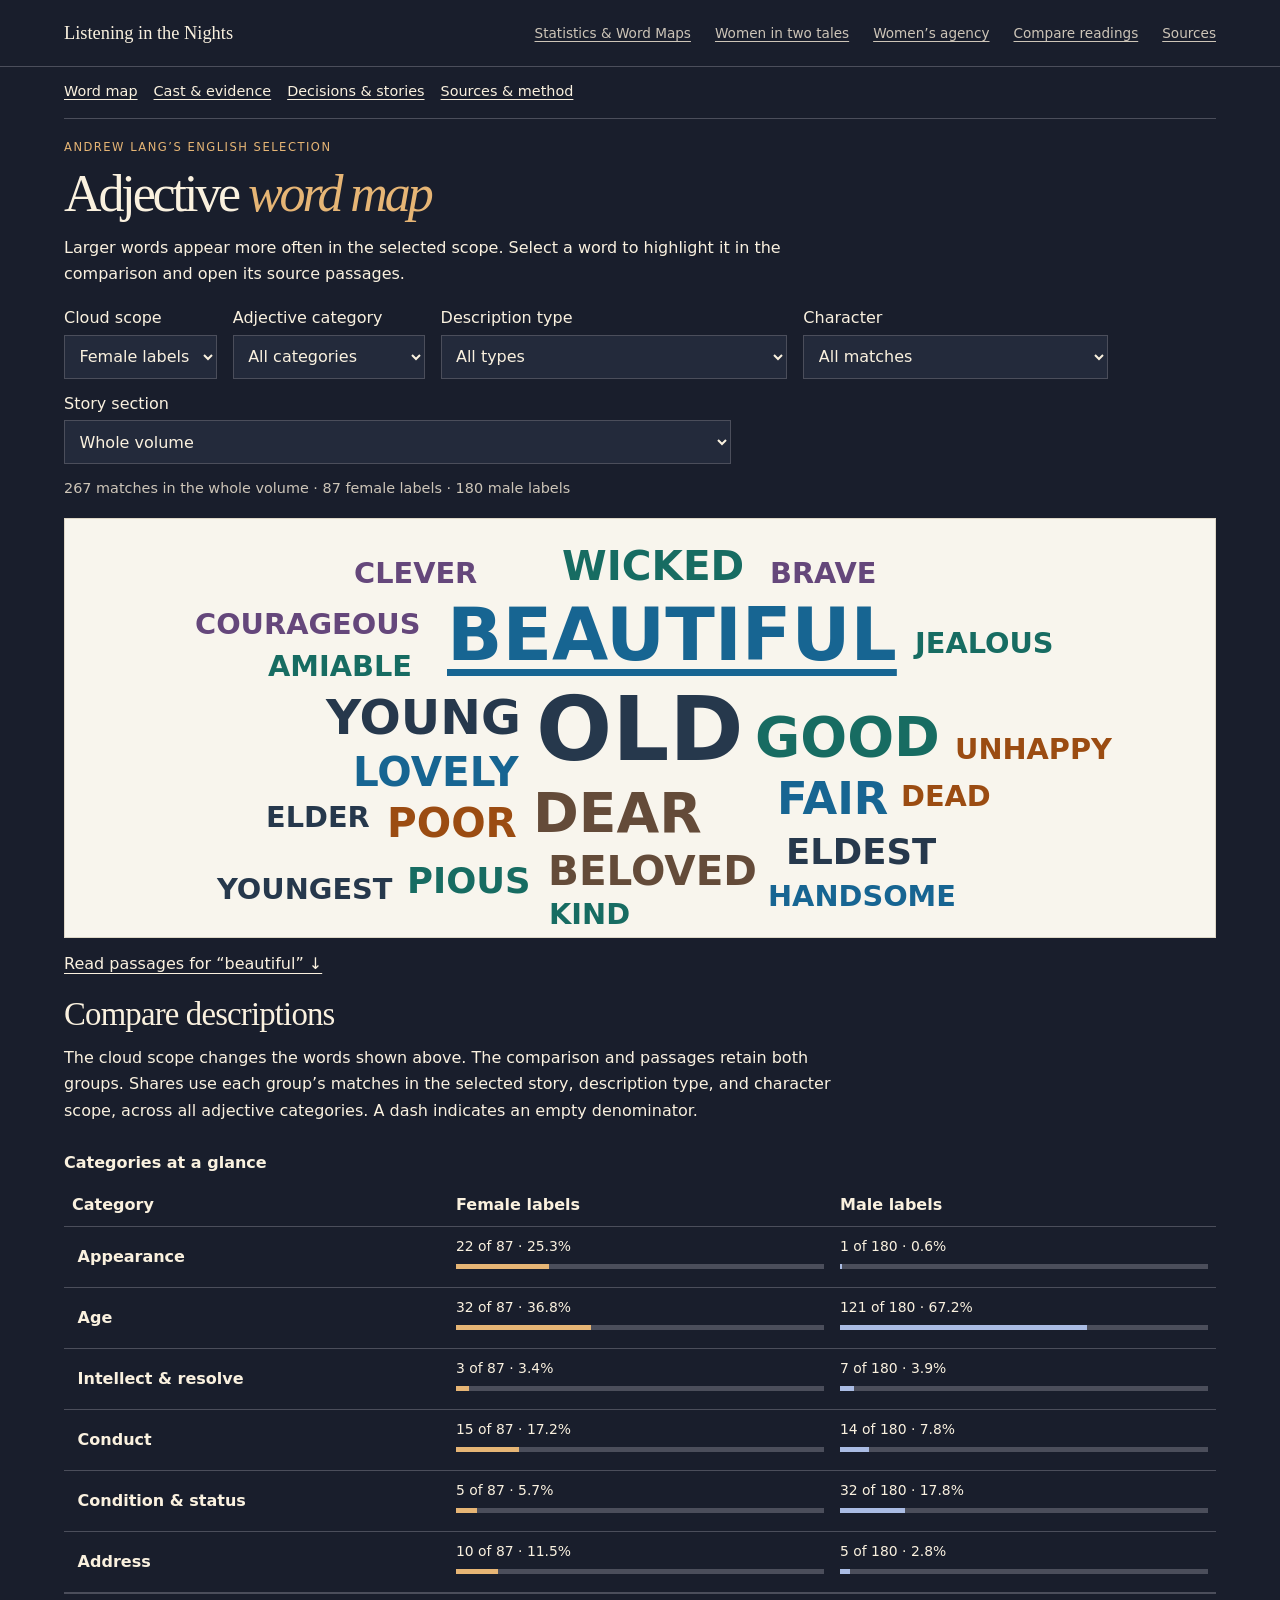
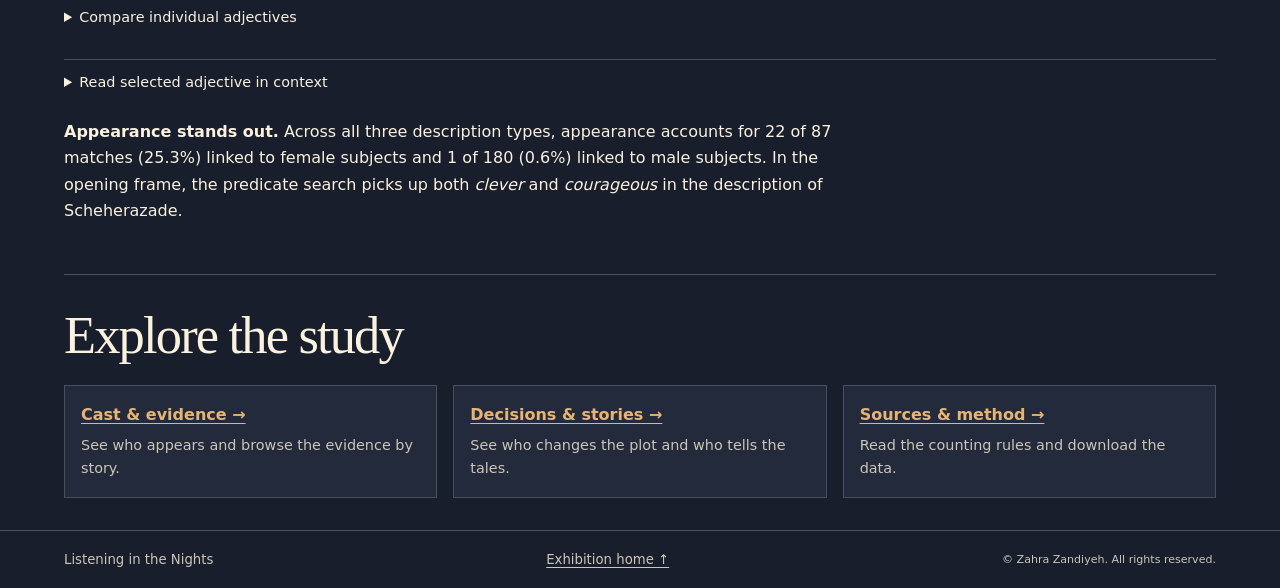
<file: gender-study.html>
<!doctype html>
<html lang="en">
<head>
<meta charset="utf-8">
<meta name="viewport" content="width=device-width, initial-scale=1">
<title>Adjective Word Map | Listening in the Nights</title>
<link rel="stylesheet" href="style.css">
<link rel="stylesheet" href="gender-study.css">
<script src="gender-word-data.js" defer></script>
<script src="gender-study.js" defer></script>
</head>
<body>
<a class="skip" href="#main">Skip to content</a>
<header class="masthead"><a class="wordmark" href="index.html">Listening in the Nights</a><nav aria-label="Exhibition"><a href="statistics.html">Statistics &amp; Word Maps</a>
      <a href="haddawy-study.html">Women in two tales</a><a href="index.html#agency">Women’s agency</a><a href="compare.html">Compare readings</a><a href="gender-method.html#sources">Sources</a></nav></header>
<main id="main">
  <div class="study-toplinks"><nav class="study-nav" aria-label="Gender study"><a href="gender-study.html#words">Word map</a><a href="gender-cast.html">Cast &amp; evidence</a><a href="gender-agency.html">Decisions &amp; stories</a><a href="gender-method.html">Sources &amp; method</a></nav></div>
  <section id="words" class="study-section">
    <p class="eyebrow">Andrew Lang’s English selection</p>
    <h1 class="chapter-title">Adjective <em>word map</em></h1>
    <p>Larger words appear more often in the selected scope. Select a word to highlight it in the comparison and open its source passages.</p>
    <div class="study-controls">
      <label>Cloud scope <select id="word-side"><option value="0">Female labels</option><option value="1">Male labels</option><option value="all">All labels</option></select></label>
      <label>Adjective category <select id="word-category"><option value="">All categories</option></select></label>
      <label>Description type <select id="word-construction"><option value="">All types</option><option value="attributive">Before a noun</option><option value="predicate">After a linking verb (noun or pronoun)</option><option value="named">Named character or alias</option></select></label>
      <label>Character <select id="word-character"><option value="">All matches</option><option value="unlinked">Without a cast link</option></select></label>
      <label>Story section <select id="word-section"><option value="">Whole volume</option></select></label>
    </div>
    <p id="word-total" class="word-meta" aria-live="polite"></p>
    <div id="word-map" class="packed-cloud" aria-label="Adjective frequency cloud"></div>
    <p><a id="word-context-link" href="#word-reader-title">Read passages for the selected adjective ↓</a></p>
    <section class="word-comparison" aria-labelledby="word-compare-title">
      <h3 id="word-compare-title">Compare descriptions</h3>
      <p>The cloud scope changes the words shown above. The comparison and passages retain both groups. Shares use each group’s matches in the selected story, description type, and character scope, across all adjective categories. A dash indicates an empty denominator.</p>
      <div id="category-summary"></div>
      <details class="study-register"><summary>Compare individual adjectives</summary>
      <div class="comparison-scroll"><table class="study-table word-table">
        <caption>Adjectives by gendered label</caption>
        <thead><tr><th scope="col">Adjective</th><th scope="col">Female labels</th><th scope="col">Male labels</th></tr></thead>
        <tbody id="word-comparison"></tbody>
      </table></div></details>
    </section>
    <details class="word-reader study-register" id="word-reader-title">
      <summary>Read selected adjective in context</summary>
      <p id="word-evidence" class="study-evidence" aria-live="polite"></p>
      <div id="word-passages"></div>
    </details>
    <noscript><p>The word map needs JavaScript. <a href="gender-method.html">Download the full match data from Sources and method</a>.</p></noscript>
    <p><strong>Appearance stands out.</strong> Across all three description types, appearance accounts for 22 of 87 matches (25.3%) linked to female subjects and 1 of 180 (0.6%) linked to male subjects. In the opening frame, the predicate search picks up both <em>clever</em> and <em>courageous</em> in the description of Scheherazade.</p>
  </section>
<section class="study-section study-related" aria-labelledby="related-title"><h2 id="related-title">Explore the study</h2><div class="study-columns"><a href="gender-cast.html"><strong>Cast &amp; evidence →</strong><span>See who appears and browse the evidence by story.</span></a><a href="gender-agency.html"><strong>Decisions &amp; stories →</strong><span>See who changes the plot and who tells the tales.</span></a><a href="gender-method.html"><strong>Sources &amp; method →</strong><span>Read the counting rules and download the data.</span></a></div></section>
</main>
<footer>Listening in the Nights <a href="index.html">Exhibition home ↑</a><small class="copyright">© Zahra Zandiyeh. All rights reserved.</small></footer>
</body>
</html>
</file>
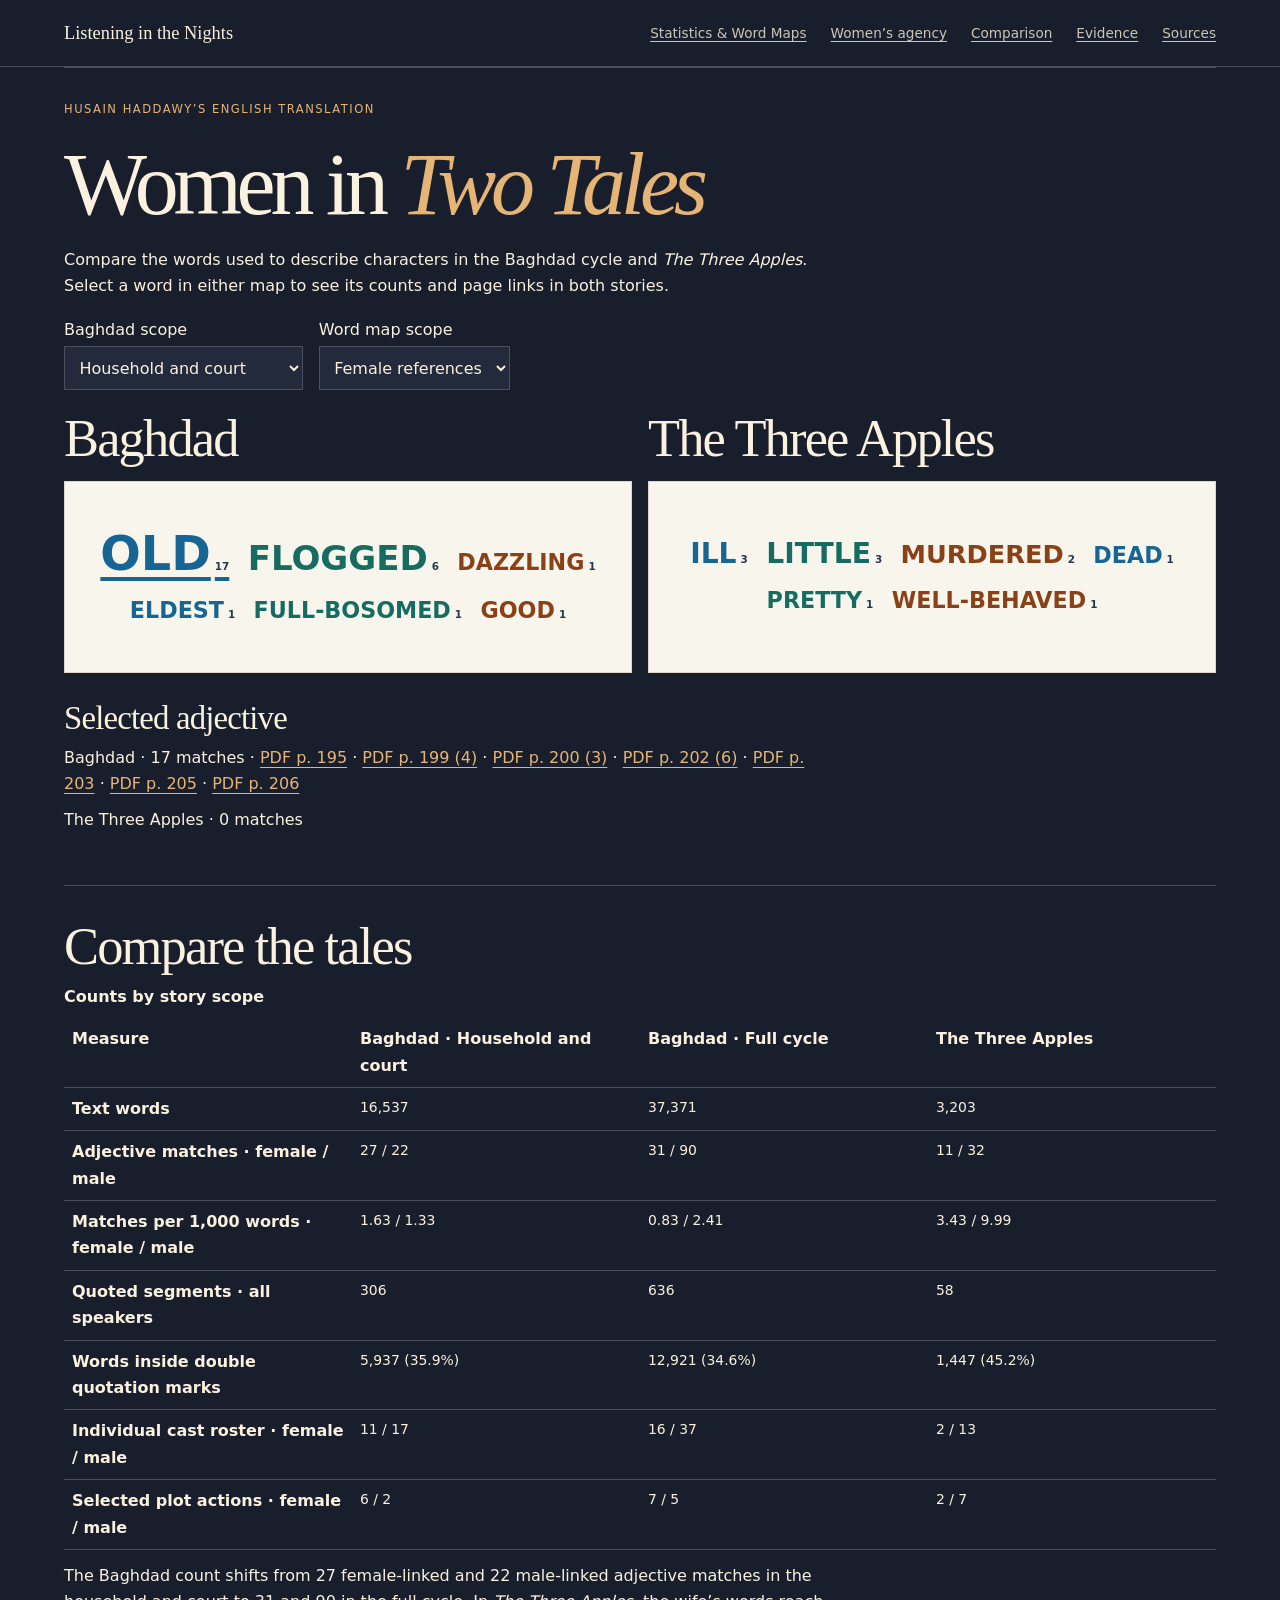
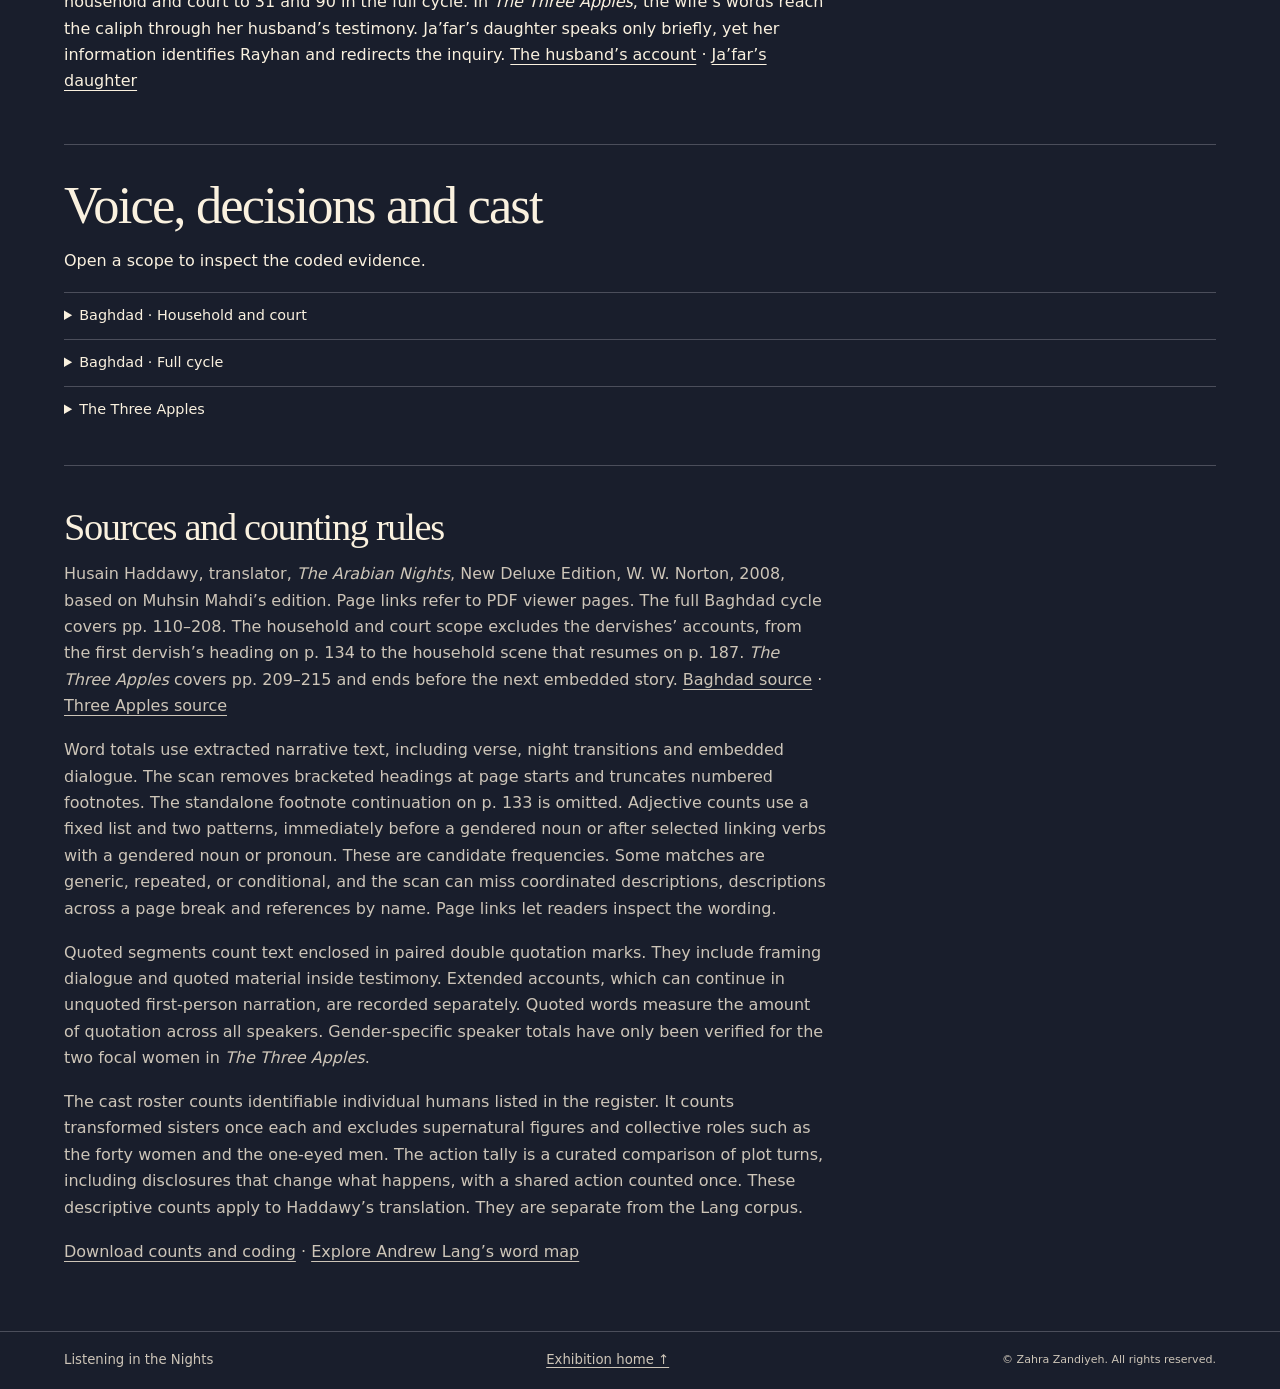
<file: haddawy-study.html>
<!doctype html>
<html lang="en">
<head><meta charset="utf-8"><meta name="viewport" content="width=device-width,initial-scale=1"><title>Women in Two Tales | Listening in the Nights</title><link rel="stylesheet" href="style.css"><link rel="stylesheet" href="gender-study.css"><link rel="stylesheet" href="haddawy-study.css"><script src="haddawy-study.js" defer></script></head>
<body><a class="skip" href="#main">Skip to content</a><header class="masthead"><a class="wordmark" href="index.html">Listening in the Nights</a><nav aria-label="Exhibition"><a href="statistics.html">Statistics &amp; Word Maps</a><a href="index.html#agency">Women’s agency</a><a href="#comparison">Comparison</a><a href="#coding">Evidence</a><a href="#sources">Sources</a></nav></header>
<main id="main"><section class="study-section" aria-labelledby="title"><p class="eyebrow">Husain Haddawy’s English translation</p><h1 class="chapter-title" id="title">Women in <em>Two Tales</em></h1>
<p>Compare the words used to describe characters in the Baghdad cycle and <cite>The Three Apples</cite>. Select a word in either map to see its counts and page links in both stories.</p>
<div class="study-controls"><label>Baghdad scope <select id="baghdad-scope"><option value="house">Household and court</option><option value="full">Full cycle with dervishes</option></select></label><label>Word map scope <select id="haddawy-gender"><option value="female">Female references</option><option value="male">Male references</option><option value="all">All references</option></select></label></div>
<div class="study-columns map-comparison"><section aria-labelledby="baghdad-map-title"><h2 id="baghdad-map-title">The women of Baghdad</h2><div class="haddawy-map" id="baghdad-map"></div></section><section aria-labelledby="apples-map-title"><h2 id="apples-map-title">The women in <cite>The Three Apples</cite></h2><div class="haddawy-map" id="apples-map"></div></section></div>
<section class="study-register" aria-labelledby="word-evidence-title"><h3 id="word-evidence-title">Selected adjective</h3><div id="haddawy-word-evidence" aria-live="polite"></div></section>
</section>
<section class="study-section" id="comparison"><h2>Compare the tales</h2><table class="study-table word-table haddawy-table"><caption>Counts by story scope</caption><thead><tr><th scope="col">Measure</th><th scope="col">Baghdad · Household and court</th><th scope="col">Baghdad · Full cycle</th><th scope="col">The Three Apples</th></tr></thead><tbody><tr><th scope="row">Text words</th><td>16,537</td><td>37,371</td><td>3,203</td></tr><tr><th scope="row">Adjective matches · female / male</th><td>27 / 22</td><td>31 / 90</td><td>11 / 32</td></tr><tr><th scope="row">Matches per 1,000 words · female / male</th><td>1.63 / 1.33</td><td>0.83 / 2.41</td><td>3.43 / 9.99</td></tr><tr><th scope="row">Quoted segments · all speakers</th><td>306</td><td>636</td><td>58</td></tr><tr><th scope="row">Words inside double quotation marks</th><td>5,937 (35.9%)</td><td>12,921 (34.6%)</td><td>1,447 (45.2%)</td></tr><tr><th scope="row">Individual cast roster · female / male</th><td>11 / 17</td><td>16 / 37</td><td>2 / 13</td></tr><tr><th scope="row">Selected plot actions · female / male</th><td>6 / 2</td><td>7 / 5</td><td>2 / 7</td></tr></tbody></table><p>The Baghdad count shifts from 27 female-linked and 22 male-linked adjective matches in the household and court to 31 and 90 in the full cycle. In <cite>The Three Apples</cite>, the wife’s words reach the caliph through her husband’s testimony. Ja’far’s daughter speaks only briefly, yet her information identifies Rayhan and redirects the inquiry. <a href="https://cpb-ca-c1.wpmucdn.com/myriverside.sd43.bc.ca/dist/2/3627/files/2019/01/The-Arabian-Nights-New-Deluxe-Muhsin-Mahdi-2e5cj6r.pdf#page=212">The husband’s account</a> · <a href="https://cpb-ca-c1.wpmucdn.com/myriverside.sd43.bc.ca/dist/2/3627/files/2019/01/The-Arabian-Nights-New-Deluxe-Muhsin-Mahdi-2e5cj6r.pdf#page=214">Ja’far’s daughter</a></p></section>
<section class="study-section" id="coding"><h2>Voice, decisions and cast</h2><p>Open a scope to inspect the coded evidence.</p><details class="study-register"><summary>Baghdad · Household and court</summary><h3>Voice and testimony</h3><ul><li><strong>Mistress of the house</strong> · Tells her history at court, including her sisters’ marriages and their transformations. <a href="https://cpb-ca-c1.wpmucdn.com/myriverside.sd43.bc.ca/dist/2/3627/files/2019/01/The-Arabian-Nights-New-Deluxe-Muhsin-Mahdi-2e5cj6r.pdf#page=190">PDF p. 190</a></li><li><strong>Flogged woman</strong> · Recounts her marriage and the violence she experienced. <a href="https://cpb-ca-c1.wpmucdn.com/myriverside.sd43.bc.ca/dist/2/3627/files/2019/01/The-Arabian-Nights-New-Deluxe-Muhsin-Mahdi-2e5cj6r.pdf#page=199">PDF p. 199</a></li><li><strong>Shopper</strong> · Intervenes in the household discussion. She gives no extended court account. <a href="https://cpb-ca-c1.wpmucdn.com/myriverside.sd43.bc.ca/dist/2/3627/files/2019/01/The-Arabian-Nights-New-Deluxe-Muhsin-Mahdi-2e5cj6r.pdf#page=115">PDF p. 115</a></li></ul><h3>Selected plot actions</h3><ul><li><strong>Shopper</strong> · Hires the porter and directs the purchases. <a href="https://cpb-ca-c1.wpmucdn.com/myriverside.sd43.bc.ca/dist/2/3627/files/2019/01/The-Arabian-Nights-New-Deluxe-Muhsin-Mahdi-2e5cj6r.pdf#page=110">PDF p. 110</a></li><li><strong>Shopper and her sisters</strong> · Agree that the porter may stay under a condition about questioning. <a href="https://cpb-ca-c1.wpmucdn.com/myriverside.sd43.bc.ca/dist/2/3627/files/2019/01/The-Arabian-Nights-New-Deluxe-Muhsin-Mahdi-2e5cj6r.pdf#page=115">PDF p. 115</a></li><li><strong>Mistress of the house</strong> · Requires guests to explain themselves after the condition is broken. <a href="https://cpb-ca-c1.wpmucdn.com/myriverside.sd43.bc.ca/dist/2/3627/files/2019/01/The-Arabian-Nights-New-Deluxe-Muhsin-Mahdi-2e5cj6r.pdf#page=131">PDF p. 131</a></li><li><strong>Mistress of the house</strong> · Grants the guests their lives after hearing their accounts. <a href="https://cpb-ca-c1.wpmucdn.com/myriverside.sd43.bc.ca/dist/2/3627/files/2019/01/The-Arabian-Nights-New-Deluxe-Muhsin-Mahdi-2e5cj6r.pdf#page=188">PDF p. 188</a></li><li><strong>Harun al-Rashid</strong> · Orders Ja’far to bring the women to court. <a href="https://cpb-ca-c1.wpmucdn.com/myriverside.sd43.bc.ca/dist/2/3627/files/2019/01/The-Arabian-Nights-New-Deluxe-Muhsin-Mahdi-2e5cj6r.pdf#page=188">PDF p. 188</a></li><li><strong>Mistress of the house</strong> · Shares her earnings with her returning sister. <a href="https://cpb-ca-c1.wpmucdn.com/myriverside.sd43.bc.ca/dist/2/3627/files/2019/01/The-Arabian-Nights-New-Deluxe-Muhsin-Mahdi-2e5cj6r.pdf#page=190">PDF p. 190</a></li><li><strong>Flogged woman</strong> · Objects when her husband threatens to punish innocent traders. <a href="https://cpb-ca-c1.wpmucdn.com/myriverside.sd43.bc.ca/dist/2/3627/files/2019/01/The-Arabian-Nights-New-Deluxe-Muhsin-Mahdi-2e5cj6r.pdf#page=204">PDF p. 204</a></li><li><strong>Harun al-Rashid</strong> · Arranges the marriages and orders the house rebuilt. <a href="https://cpb-ca-c1.wpmucdn.com/myriverside.sd43.bc.ca/dist/2/3627/files/2019/01/The-Arabian-Nights-New-Deluxe-Muhsin-Mahdi-2e5cj6r.pdf#page=208">PDF p. 208</a></li></ul><h3>Individual cast roster</h3><p><strong>Female</strong> · Shopper · Mistress of the house · Flogged woman · Mistress’s elder full sister · Mistress’s other full sister · Mistress’s mother · Mother of the two half sisters · Old matchmaker · Al-Amin’s sister · Queen of the petrified city · Young prince’s nurse</p><p><strong>Male</strong> · Porter · First dervish · Second dervish · Third dervish · Harun al-Rashid · Ja’far · Masrur · Father of the five sisters · Elder sister’s first husband · Other full sister’s first husband · Elder sister’s second husband · Other full sister’s second husband · Prince of the petrified city · King of the petrified city · Flogged woman’s first husband · Al-Amin · Fabric seller</p><p><a href="https://cpb-ca-c1.wpmucdn.com/myriverside.sd43.bc.ca/dist/2/3627/files/2019/01/The-Arabian-Nights-New-Deluxe-Muhsin-Mahdi-2e5cj6r.pdf#page=187">Open the Baghdad narrative</a></p></details><details class="study-register"><summary>Baghdad · Full cycle</summary><h3>Voice and testimony</h3><ul><li><strong>Three dervishes</strong> · Each gives a separately headed account. The second also tells the tale of the envious man. <a href="https://cpb-ca-c1.wpmucdn.com/myriverside.sd43.bc.ca/dist/2/3627/files/2019/01/The-Arabian-Nights-New-Deluxe-Muhsin-Mahdi-2e5cj6r.pdf#page=134">PDF p. 134</a></li><li><strong>Two women at court</strong> · The mistress and the flogged woman each give a separately headed account. <a href="https://cpb-ca-c1.wpmucdn.com/myriverside.sd43.bc.ca/dist/2/3627/files/2019/01/The-Arabian-Nights-New-Deluxe-Muhsin-Mahdi-2e5cj6r.pdf#page=190">PDF p. 190</a></li></ul><h3>Selected plot actions</h3><ul><li><strong>Shopper</strong> · Hires the porter and directs the purchases. <a href="https://cpb-ca-c1.wpmucdn.com/myriverside.sd43.bc.ca/dist/2/3627/files/2019/01/The-Arabian-Nights-New-Deluxe-Muhsin-Mahdi-2e5cj6r.pdf#page=110">PDF p. 110</a></li><li><strong>Shopper and her sisters</strong> · Agree that the porter may stay under a condition about questioning. <a href="https://cpb-ca-c1.wpmucdn.com/myriverside.sd43.bc.ca/dist/2/3627/files/2019/01/The-Arabian-Nights-New-Deluxe-Muhsin-Mahdi-2e5cj6r.pdf#page=115">PDF p. 115</a></li><li><strong>Mistress of the house</strong> · Requires guests to explain themselves after the condition is broken. <a href="https://cpb-ca-c1.wpmucdn.com/myriverside.sd43.bc.ca/dist/2/3627/files/2019/01/The-Arabian-Nights-New-Deluxe-Muhsin-Mahdi-2e5cj6r.pdf#page=131">PDF p. 131</a></li><li><strong>Mistress of the house</strong> · Grants the guests their lives after hearing their accounts. <a href="https://cpb-ca-c1.wpmucdn.com/myriverside.sd43.bc.ca/dist/2/3627/files/2019/01/The-Arabian-Nights-New-Deluxe-Muhsin-Mahdi-2e5cj6r.pdf#page=188">PDF p. 188</a></li><li><strong>Harun al-Rashid</strong> · Orders Ja’far to bring the women to court. <a href="https://cpb-ca-c1.wpmucdn.com/myriverside.sd43.bc.ca/dist/2/3627/files/2019/01/The-Arabian-Nights-New-Deluxe-Muhsin-Mahdi-2e5cj6r.pdf#page=188">PDF p. 188</a></li><li><strong>Mistress of the house</strong> · Shares her earnings with her returning sister. <a href="https://cpb-ca-c1.wpmucdn.com/myriverside.sd43.bc.ca/dist/2/3627/files/2019/01/The-Arabian-Nights-New-Deluxe-Muhsin-Mahdi-2e5cj6r.pdf#page=190">PDF p. 190</a></li><li><strong>Flogged woman</strong> · Objects when her husband threatens to punish innocent traders. <a href="https://cpb-ca-c1.wpmucdn.com/myriverside.sd43.bc.ca/dist/2/3627/files/2019/01/The-Arabian-Nights-New-Deluxe-Muhsin-Mahdi-2e5cj6r.pdf#page=204">PDF p. 204</a></li><li><strong>Harun al-Rashid</strong> · Arranges the marriages and orders the house rebuilt. <a href="https://cpb-ca-c1.wpmucdn.com/myriverside.sd43.bc.ca/dist/2/3627/files/2019/01/The-Arabian-Nights-New-Deluxe-Muhsin-Mahdi-2e5cj6r.pdf#page=208">PDF p. 208</a></li><li><strong>Executioner</strong> · Spares the first dervish. <a href="https://cpb-ca-c1.wpmucdn.com/myriverside.sd43.bc.ca/dist/2/3627/files/2019/01/The-Arabian-Nights-New-Deluxe-Muhsin-Mahdi-2e5cj6r.pdf#page=137">PDF p. 137</a></li><li><strong>Second dervish</strong> · Strikes the talisman despite the captive princess’s warning. <a href="https://cpb-ca-c1.wpmucdn.com/myriverside.sd43.bc.ca/dist/2/3627/files/2019/01/The-Arabian-Nights-New-Deluxe-Muhsin-Mahdi-2e5cj6r.pdf#page=146">PDF p. 146</a></li><li><strong>Princess who restores the second dervish</strong> · Identifies the enchanted prince and undertakes to restore him. <a href="https://cpb-ca-c1.wpmucdn.com/myriverside.sd43.bc.ca/dist/2/3627/files/2019/01/The-Arabian-Nights-New-Deluxe-Muhsin-Mahdi-2e5cj6r.pdf#page=160">PDF p. 160</a></li><li><strong>Third dervish</strong> · Opens the prohibited door. <a href="https://cpb-ca-c1.wpmucdn.com/myriverside.sd43.bc.ca/dist/2/3627/files/2019/01/The-Arabian-Nights-New-Deluxe-Muhsin-Mahdi-2e5cj6r.pdf#page=185">PDF p. 185</a></li></ul><h3>Individual cast roster</h3><p><strong>Female</strong> · Shopper · Mistress of the house · Flogged woman · Mistress’s elder full sister · Mistress’s other full sister · Mistress’s mother · Mother of the two half sisters · Old matchmaker · Al-Amin’s sister · Queen of the petrified city · Young prince’s nurse · First dervish’s female cousin · Captive princess of the Ebony Island · Possessed princess in the Envious and the Envied · Princess who restores the second dervish · Princess’s elderly magic teacher</p><p><strong>Male</strong> · Porter · First dervish · Second dervish · Third dervish · Harun al-Rashid · Ja’far · Masrur · Father of the five sisters · Elder sister’s first husband · Other full sister’s first husband · Elder sister’s second husband · Other full sister’s second husband · Prince of the petrified city · King of the petrified city · Flogged woman’s first husband · Al-Amin · Fabric seller · First dervish’s father · First dervish’s uncle · First dervish’s male cousin · Vizier who blinds the first dervish · Executioner who spares the first dervish · Second dervish’s father · King of India · Tailor who shelters the second dervish · Aftimarus · Envious neighbor · Envied neighbor · King in the Envious and the Envied · Ship captain who saves the ape · King who receives the ape · Chief eunuch · Third dervish’s father · Third dervish’s pilot · Jeweler who hides his son · Jeweler’s son · Old attendant of the one-eyed men</p><p><a href="https://cpb-ca-c1.wpmucdn.com/myriverside.sd43.bc.ca/dist/2/3627/files/2019/01/The-Arabian-Nights-New-Deluxe-Muhsin-Mahdi-2e5cj6r.pdf#page=110">Open the Baghdad narrative</a></p></details><details class="study-register"><summary>The Three Apples</summary><h3>Voice and testimony</h3><ul><li><strong>Wife</strong> · Three quoted turns totaling 40 words in her husband’s account, including her request and her answer about the missing apple. <a href="https://cpb-ca-c1.wpmucdn.com/myriverside.sd43.bc.ca/dist/2/3627/files/2019/01/The-Arabian-Nights-New-Deluxe-Muhsin-Mahdi-2e5cj6r.pdf#page=212">PDF p. 212</a></li><li><strong>Ja’far’s daughter</strong> · One directly quoted turn of 36 words identifies the seller and the price. <a href="https://cpb-ca-c1.wpmucdn.com/myriverside.sd43.bc.ca/dist/2/3627/files/2019/01/The-Arabian-Nights-New-Deluxe-Muhsin-Mahdi-2e5cj6r.pdf#page=214">PDF p. 214</a></li><li><strong>Husband</strong> · Gives the extended account of the marriage, killing and discovery. <a href="https://cpb-ca-c1.wpmucdn.com/myriverside.sd43.bc.ca/dist/2/3627/files/2019/01/The-Arabian-Nights-New-Deluxe-Muhsin-Mahdi-2e5cj6r.pdf#page=212">PDF p. 212</a></li><li><strong>Rayhan</strong> · Gives his account of taking the apple and selling it. <a href="https://cpb-ca-c1.wpmucdn.com/myriverside.sd43.bc.ca/dist/2/3627/files/2019/01/The-Arabian-Nights-New-Deluxe-Muhsin-Mahdi-2e5cj6r.pdf#page=215">PDF p. 215</a></li></ul><h3>Selected plot actions</h3><ul><li><strong>Harun al-Rashid</strong> · Pays the fisherman to cast his net again. <a href="https://cpb-ca-c1.wpmucdn.com/myriverside.sd43.bc.ca/dist/2/3627/files/2019/01/The-Arabian-Nights-New-Deluxe-Muhsin-Mahdi-2e5cj6r.pdf#page=209">PDF p. 209</a></li><li><strong>Harun al-Rashid</strong> · Orders Ja’far to find the killer. <a href="https://cpb-ca-c1.wpmucdn.com/myriverside.sd43.bc.ca/dist/2/3627/files/2019/01/The-Arabian-Nights-New-Deluxe-Muhsin-Mahdi-2e5cj6r.pdf#page=210">PDF p. 210</a></li><li><strong>Ja’far</strong> · Objects to executing both men who confess. <a href="https://cpb-ca-c1.wpmucdn.com/myriverside.sd43.bc.ca/dist/2/3627/files/2019/01/The-Arabian-Nights-New-Deluxe-Muhsin-Mahdi-2e5cj6r.pdf#page=211">PDF p. 211</a></li><li><strong>Wife</strong> · Requests an apple, prompting the search. <a href="https://cpb-ca-c1.wpmucdn.com/myriverside.sd43.bc.ca/dist/2/3627/files/2019/01/The-Arabian-Nights-New-Deluxe-Muhsin-Mahdi-2e5cj6r.pdf#page=212">PDF p. 212</a></li><li><strong>Husband</strong> · Treats his wife’s answer as proof and kills her. <a href="https://cpb-ca-c1.wpmucdn.com/myriverside.sd43.bc.ca/dist/2/3627/files/2019/01/The-Arabian-Nights-New-Deluxe-Muhsin-Mahdi-2e5cj6r.pdf#page=213">PDF p. 213</a></li><li><strong>Eldest son</strong> · Explains how the apple was taken. <a href="https://cpb-ca-c1.wpmucdn.com/myriverside.sd43.bc.ca/dist/2/3627/files/2019/01/The-Arabian-Nights-New-Deluxe-Muhsin-Mahdi-2e5cj6r.pdf#page=213">PDF p. 213</a></li><li><strong>Ja’far’s daughter</strong> · Identifies Rayhan as the seller and gives the price. <a href="https://cpb-ca-c1.wpmucdn.com/myriverside.sd43.bc.ca/dist/2/3627/files/2019/01/The-Arabian-Nights-New-Deluxe-Muhsin-Mahdi-2e5cj6r.pdf#page=214">PDF p. 214</a></li><li><strong>Rayhan</strong> · Admits taking the apple from the boy. <a href="https://cpb-ca-c1.wpmucdn.com/myriverside.sd43.bc.ca/dist/2/3627/files/2019/01/The-Arabian-Nights-New-Deluxe-Muhsin-Mahdi-2e5cj6r.pdf#page=215">PDF p. 215</a></li><li><strong>Ja’far</strong> · Makes a further story conditional on a pardon. <a href="https://cpb-ca-c1.wpmucdn.com/myriverside.sd43.bc.ca/dist/2/3627/files/2019/01/The-Arabian-Nights-New-Deluxe-Muhsin-Mahdi-2e5cj6r.pdf#page=215">PDF p. 215</a></li></ul><h3>Individual cast roster</h3><p><strong>Female</strong> · Murdered wife · Ja’far’s daughter</p><p><strong>Male</strong> · Harun al-Rashid · Ja’far · Masrur · Fisherman · Husband · Wife’s father · Eldest son · Second son · Third son · Gardener who advises the husband · Gardener in Basra · Rayhan · Caliph’s messenger</p><p><a href="https://cpb-ca-c1.wpmucdn.com/myriverside.sd43.bc.ca/dist/2/3627/files/2019/01/The-Arabian-Nights-New-Deluxe-Muhsin-Mahdi-2e5cj6r.pdf#page=209">Open The Three Apples</a></p></details></section>
<section class="sources" id="sources"><h2>Sources and counting rules</h2><p>Husain Haddawy, translator, <cite>The Arabian Nights</cite>, New Deluxe Edition, W. W. Norton, 2008, based on Muhsin Mahdi’s edition. Page links refer to PDF viewer pages. The full Baghdad cycle covers pp. 110–208. The household and court scope excludes the dervishes’ accounts, from the first dervish’s heading on p. 134 to the household scene that resumes on p. 187. <cite>The Three Apples</cite> covers pp. 209–215 and ends before the next embedded story. <a href="https://cpb-ca-c1.wpmucdn.com/myriverside.sd43.bc.ca/dist/2/3627/files/2019/01/The-Arabian-Nights-New-Deluxe-Muhsin-Mahdi-2e5cj6r.pdf#page=110">Baghdad source</a> · <a href="https://cpb-ca-c1.wpmucdn.com/myriverside.sd43.bc.ca/dist/2/3627/files/2019/01/The-Arabian-Nights-New-Deluxe-Muhsin-Mahdi-2e5cj6r.pdf#page=209">Three Apples source</a></p>
<p>Word totals use extracted narrative text, including verse, night transitions and embedded dialogue. The scan removes bracketed headings at page starts and truncates numbered footnotes. The standalone footnote continuation on p. 133 is omitted. Adjective counts use a fixed list and two patterns, immediately before a gendered noun or after selected linking verbs with a gendered noun or pronoun. These are candidate frequencies. Some matches are generic, repeated, or conditional, and the scan can miss coordinated descriptions, descriptions across a page break and references by name. Page links let readers inspect the wording.</p>
<p>Quoted segments count text enclosed in paired double quotation marks. They include framing dialogue and quoted material inside testimony. Extended accounts, which can continue in unquoted first-person narration, are recorded separately. Quoted words measure the amount of quotation across all speakers. Gender-specific speaker totals have only been verified for the two focal women in <cite>The Three Apples</cite>.</p>
<p>The cast roster counts identifiable individual humans listed in the register. It counts transformed sisters once each and excludes supernatural figures and collective roles such as the forty women and the one-eyed men. The action tally is a curated comparison of plot turns, including disclosures that change what happens, with a shared action counted once. These descriptive counts apply to Haddawy’s translation. They are separate from the Lang corpus.</p>
<p><a href="haddawy-study-data.json" download>Download counts and coding</a> · <a href="gender-study.html">Explore Andrew Lang’s word map</a></p></section>
</main><footer>Listening in the Nights <a href="index.html">Exhibition home ↑</a><small class="copyright">© Zahra Zandiyeh. All rights reserved.</small></footer></body></html>
</file>
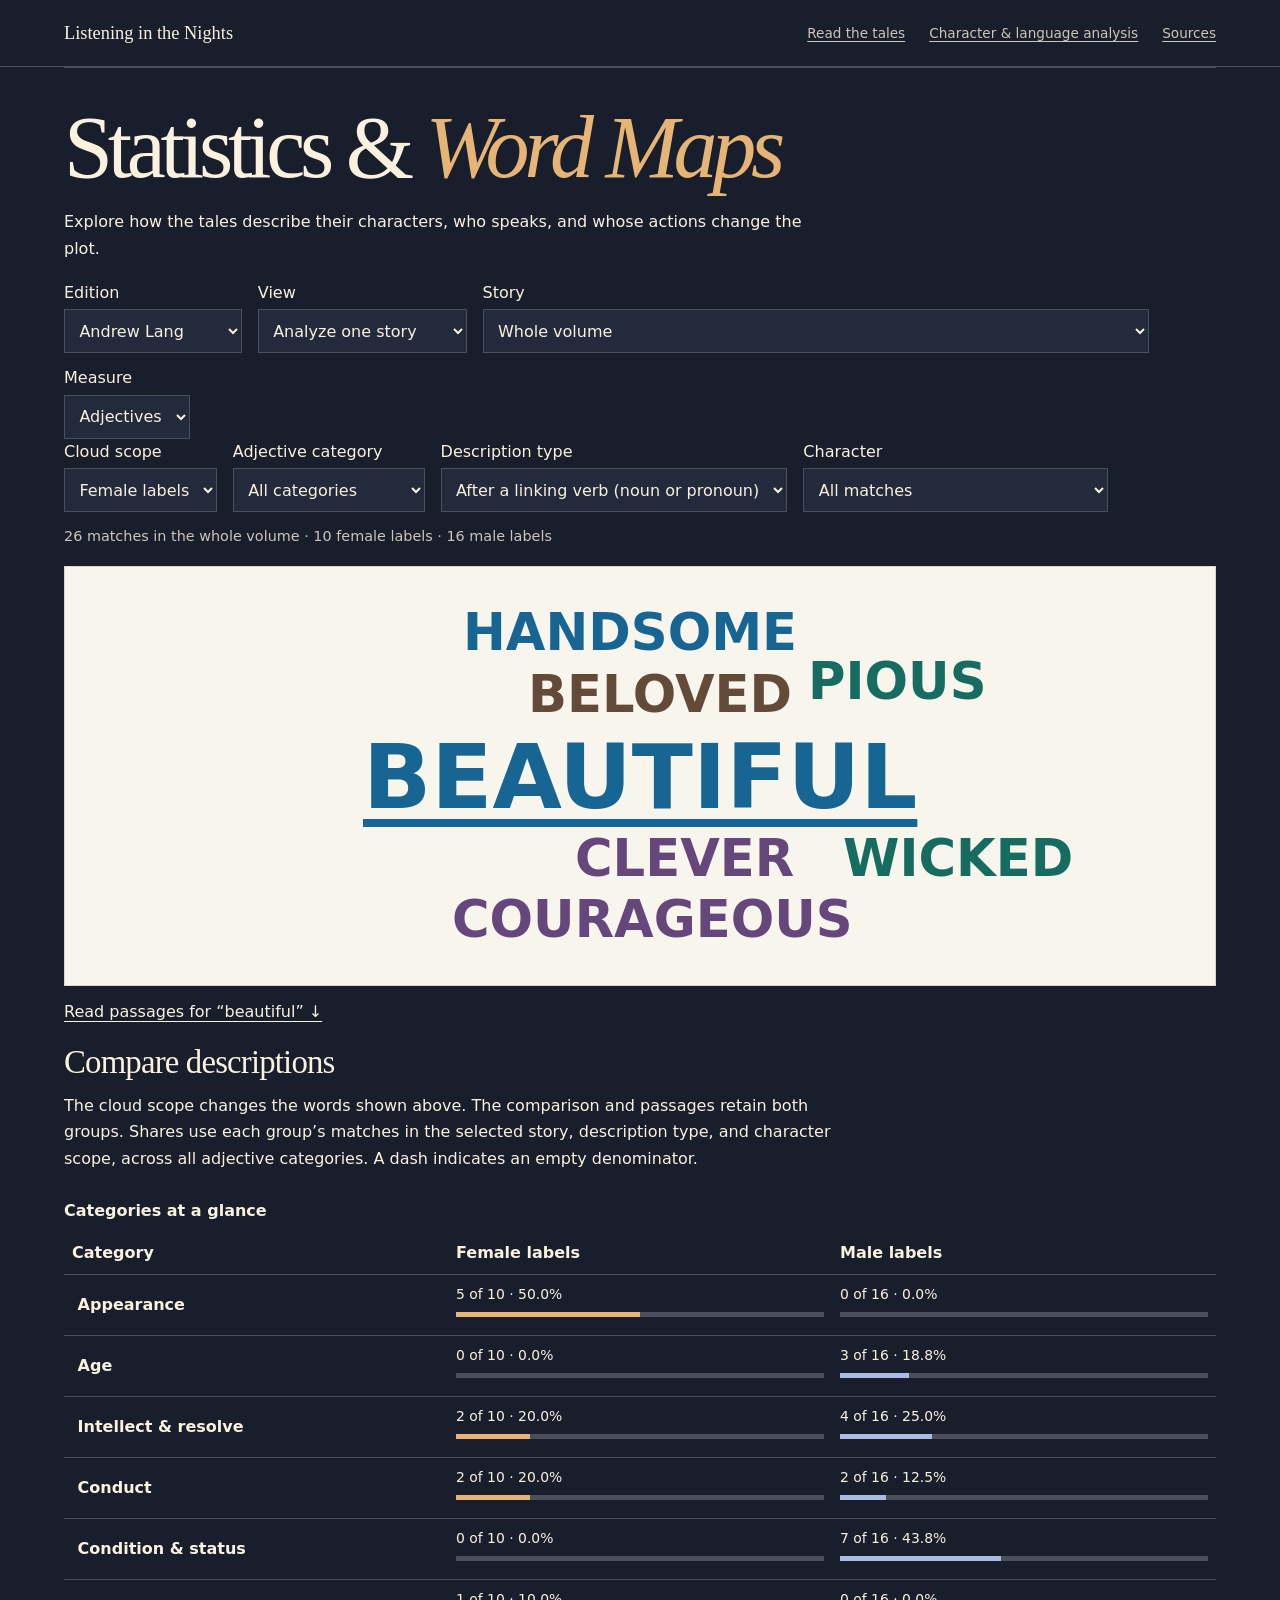
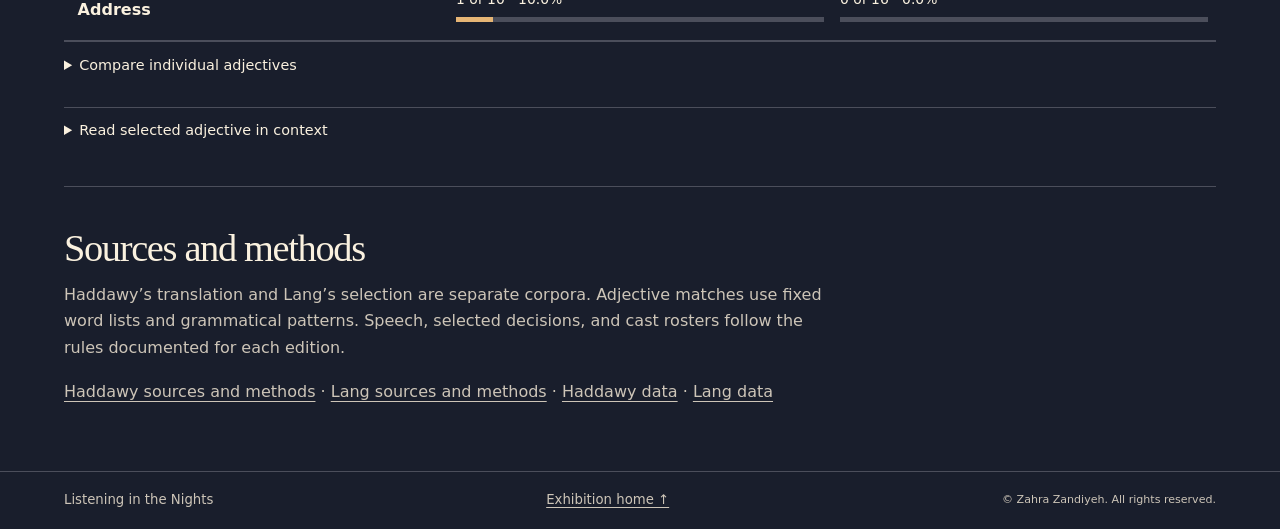
<file: statistics.html>
<!doctype html>
<html lang="en"><head><meta charset="utf-8"><meta name="viewport" content="width=device-width,initial-scale=1"><title>Statistics &amp; Word Maps | Listening in the Nights</title><link rel="stylesheet" href="style.css"><link rel="stylesheet" href="gender-study.css"><link rel="stylesheet" href="haddawy-study.css"><script src="gender-word-data.js" defer></script><script src="gender-study.js" defer></script><script src="haddawy-study.js" defer></script><script src="statistics.js" defer></script></head>
<body><a class="skip" href="#main">Skip to content</a><header class="masthead"><a class="wordmark" href="index.html">Listening in the Nights</a><nav aria-label="Exhibition"><a href="index.html#agency">Read the tales</a><a href="story-analysis.html">Character &amp; language analysis</a><a href="#stats-sources">Sources</a></nav></header>
<main id="main"><section class="study-section"><h1 class="chapter-title">Statistics &amp; <em>Word Maps</em></h1><p>Explore how the tales describe their characters, who speaks, and whose actions change the plot.</p><div class="study-controls"><label>Edition <select id="stats-edition"><option value="haddawy">Husain Haddawy</option><option value="lang" selected>Andrew Lang</option></select></label><label>View <select id="stats-mode"><option value="pair">Compare two stories</option><option value="single" selected>Analyze one story</option></select></label><label>Story <select id="stats-story"><option value="">Whole volume</option></select></label><label id="stats-second-control" hidden>Compare with <select id="stats-second"><option value="apples">The Three Apples</option></select></label><label>Measure <select id="stats-measure"><option value="adjectives">Adjectives</option><option value="speech">Speech</option><option value="decisions">Decisions</option><option value="cast">Cast</option></select></label></div>
<noscript><p>Enable JavaScript to use the filters, or <a href="haddawy-study.html#comparison">read the source tables</a>.</p></noscript>
<div class="study-controls"><label id="baghdad-control">Baghdad scope <select id="baghdad-scope"><option value="house">Household and court</option><option value="full">Full cycle with dervishes</option></select></label></div><div id="haddawy-words"><div class="study-controls"><label id="map-label-scope">Word map scope <select id="haddawy-gender"><option value="female">Female references</option><option value="male">Male references</option><option value="all">All references</option></select></label></div>
<div class="study-columns map-comparison"><section id="stats-baghdad" aria-labelledby="baghdad-map-title"><h2 id="baghdad-map-title">The women of Baghdad</h2><div class="haddawy-map" id="baghdad-map"></div></section><section id="stats-apples" aria-labelledby="apples-map-title"><h2 id="apples-map-title">The women in <cite>The Three Apples</cite></h2><div class="haddawy-map" id="apples-map"></div></section><section hidden><h2>Shahrazad and Shahryar</h2><div class="haddawy-map" id="frame-map"></div></section><section hidden><h2>The Fisherman and the Demon</h2><div class="haddawy-map" id="fisherman-map"></div></section></div>
<section class="study-register" aria-labelledby="word-evidence-title"><h3 id="word-evidence-title">Selected adjective</h3><div id="haddawy-word-evidence" aria-live="polite"></div></section></div>
<div id="lang-words" hidden>    <div class="study-controls">
      <label>Cloud scope <select id="word-side"><option value="0">Female labels</option><option value="1">Male labels</option><option value="all">All labels</option></select></label>
      <label>Adjective category <select id="word-category"><option value="">All categories</option></select></label>
      <label>Description type <select id="word-construction"><option value="">All types</option><option value="attributive">Before a noun</option><option value="predicate" selected>After a linking verb (noun or pronoun)</option><option value="named">Named character or alias</option></select></label>
      <label>Character <select id="word-character"><option value="">All matches</option><option value="unlinked">Without a cast link</option></select></label>
      <label hidden>Story section <select id="word-section"><option value="">Whole volume</option></select></label>
    </div>
    <p id="word-total" class="word-meta" aria-live="polite"></p>
    <div id="word-map" class="packed-cloud" aria-label="Adjective frequency cloud"></div>
    <p><a id="word-context-link" href="#word-reader-title">Read passages for the selected adjective ↓</a></p>
    <section class="word-comparison" aria-labelledby="word-compare-title">
      <h3 id="word-compare-title">Compare descriptions</h3>
      <p>The cloud scope changes the words shown above. The comparison and passages retain both groups. Shares use each group’s matches in the selected story, description type, and character scope, across all adjective categories. A dash indicates an empty denominator.</p>
      <div id="category-summary"></div>
      <details class="study-register"><summary>Compare individual adjectives</summary>
      <div class="comparison-scroll"><table class="study-table word-table">
        <caption>Adjectives by gendered label</caption>
        <thead><tr><th scope="col">Adjective</th><th scope="col">Female labels</th><th scope="col">Male labels</th></tr></thead>
        <tbody id="word-comparison"></tbody>
      </table></div></details>
    </section>
    <details class="word-reader study-register" id="word-reader-title">
      <summary>Read selected adjective in context</summary>
      <p id="word-evidence" class="study-evidence" aria-live="polite"></p>
      <div id="word-passages"></div>
    </details>
</div>
<div id="stats-result"></div>
</section>
<section class="sources" id="stats-sources"><h2>Sources and methods</h2><p>Haddawy’s translation and Lang’s selection are separate corpora. Adjective matches use fixed word lists and grammatical patterns. Speech, selected decisions, and cast rosters follow the rules documented for each edition.</p><p><a href="haddawy-study.html#sources">Haddawy sources and methods</a> · <a href="gender-method.html">Lang sources and methods</a> · <a href="haddawy-study-data.json" download>Haddawy data</a> · <a href="gender-study-data.json" download>Lang data</a></p></section>
</main><footer>Listening in the Nights <a href="index.html">Exhibition home ↑</a><small class="copyright">© Zahra Zandiyeh. All rights reserved.</small></footer></body></html>
</file>
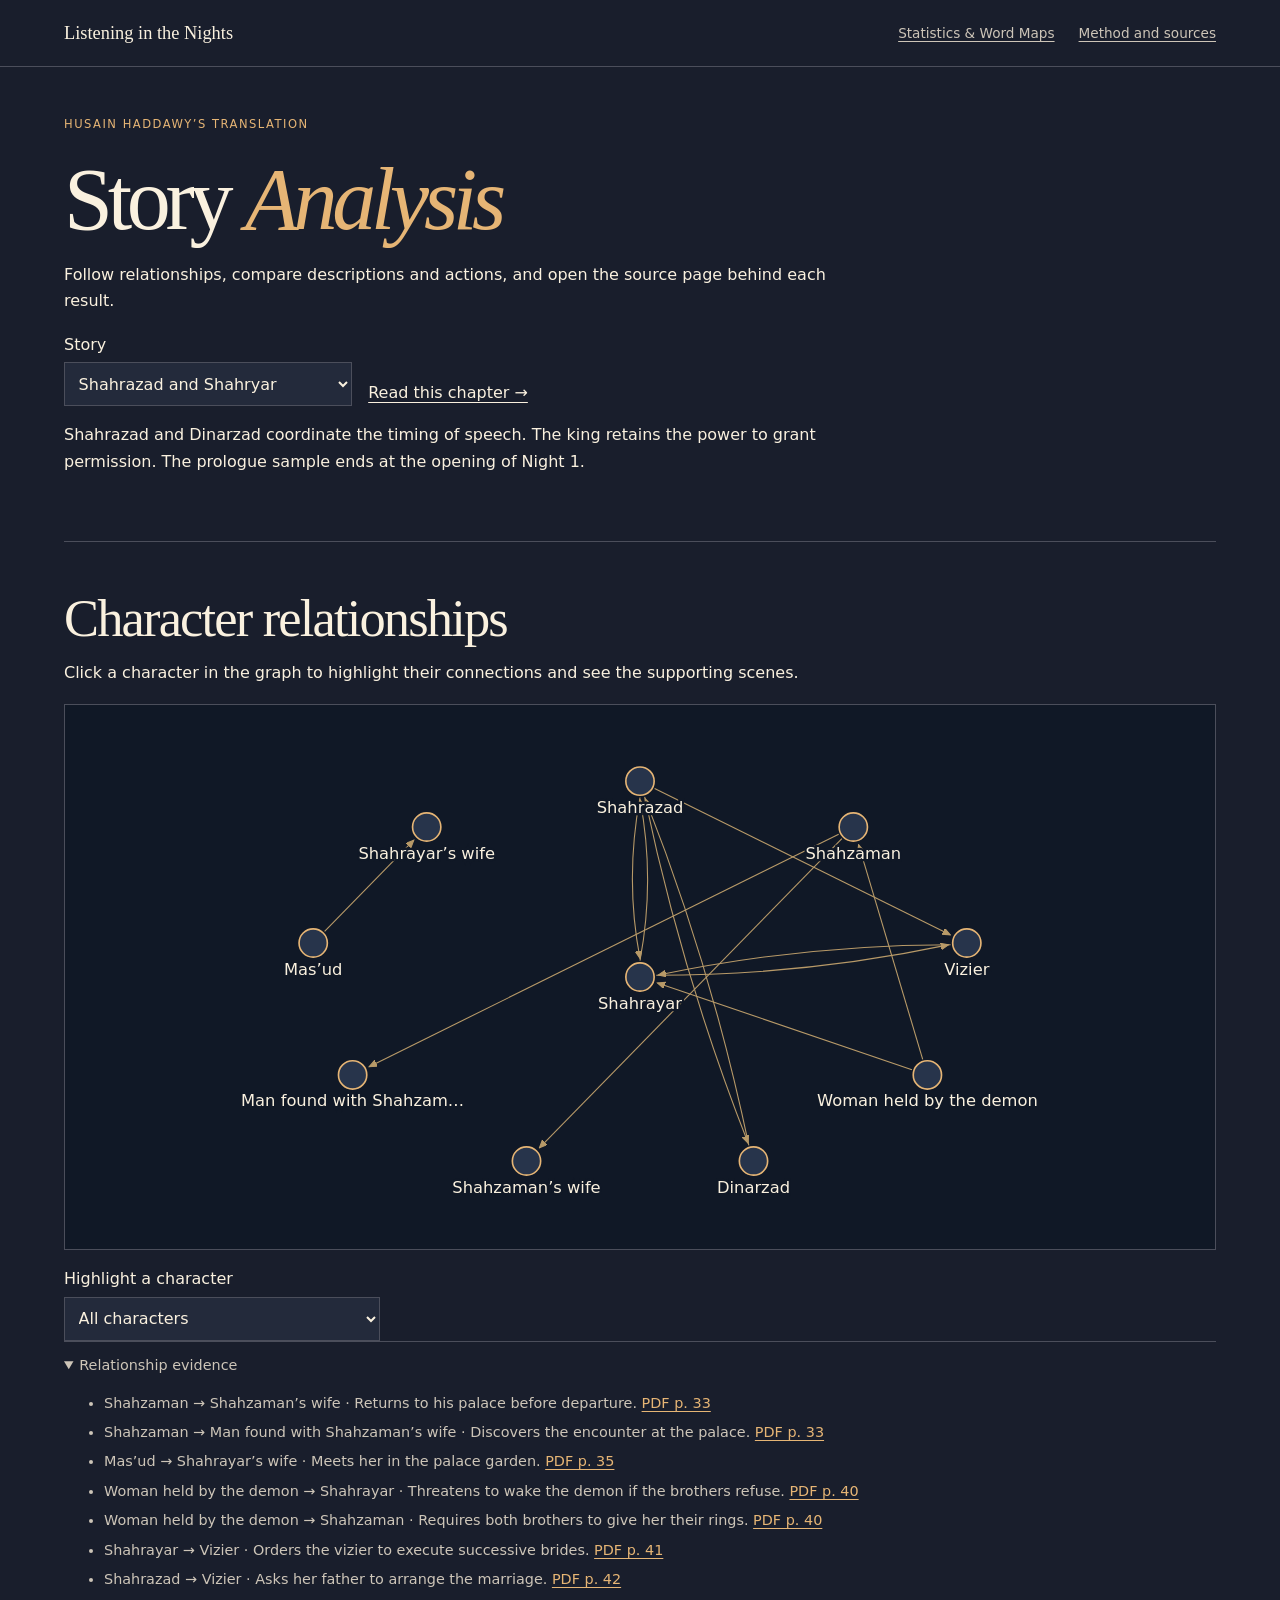
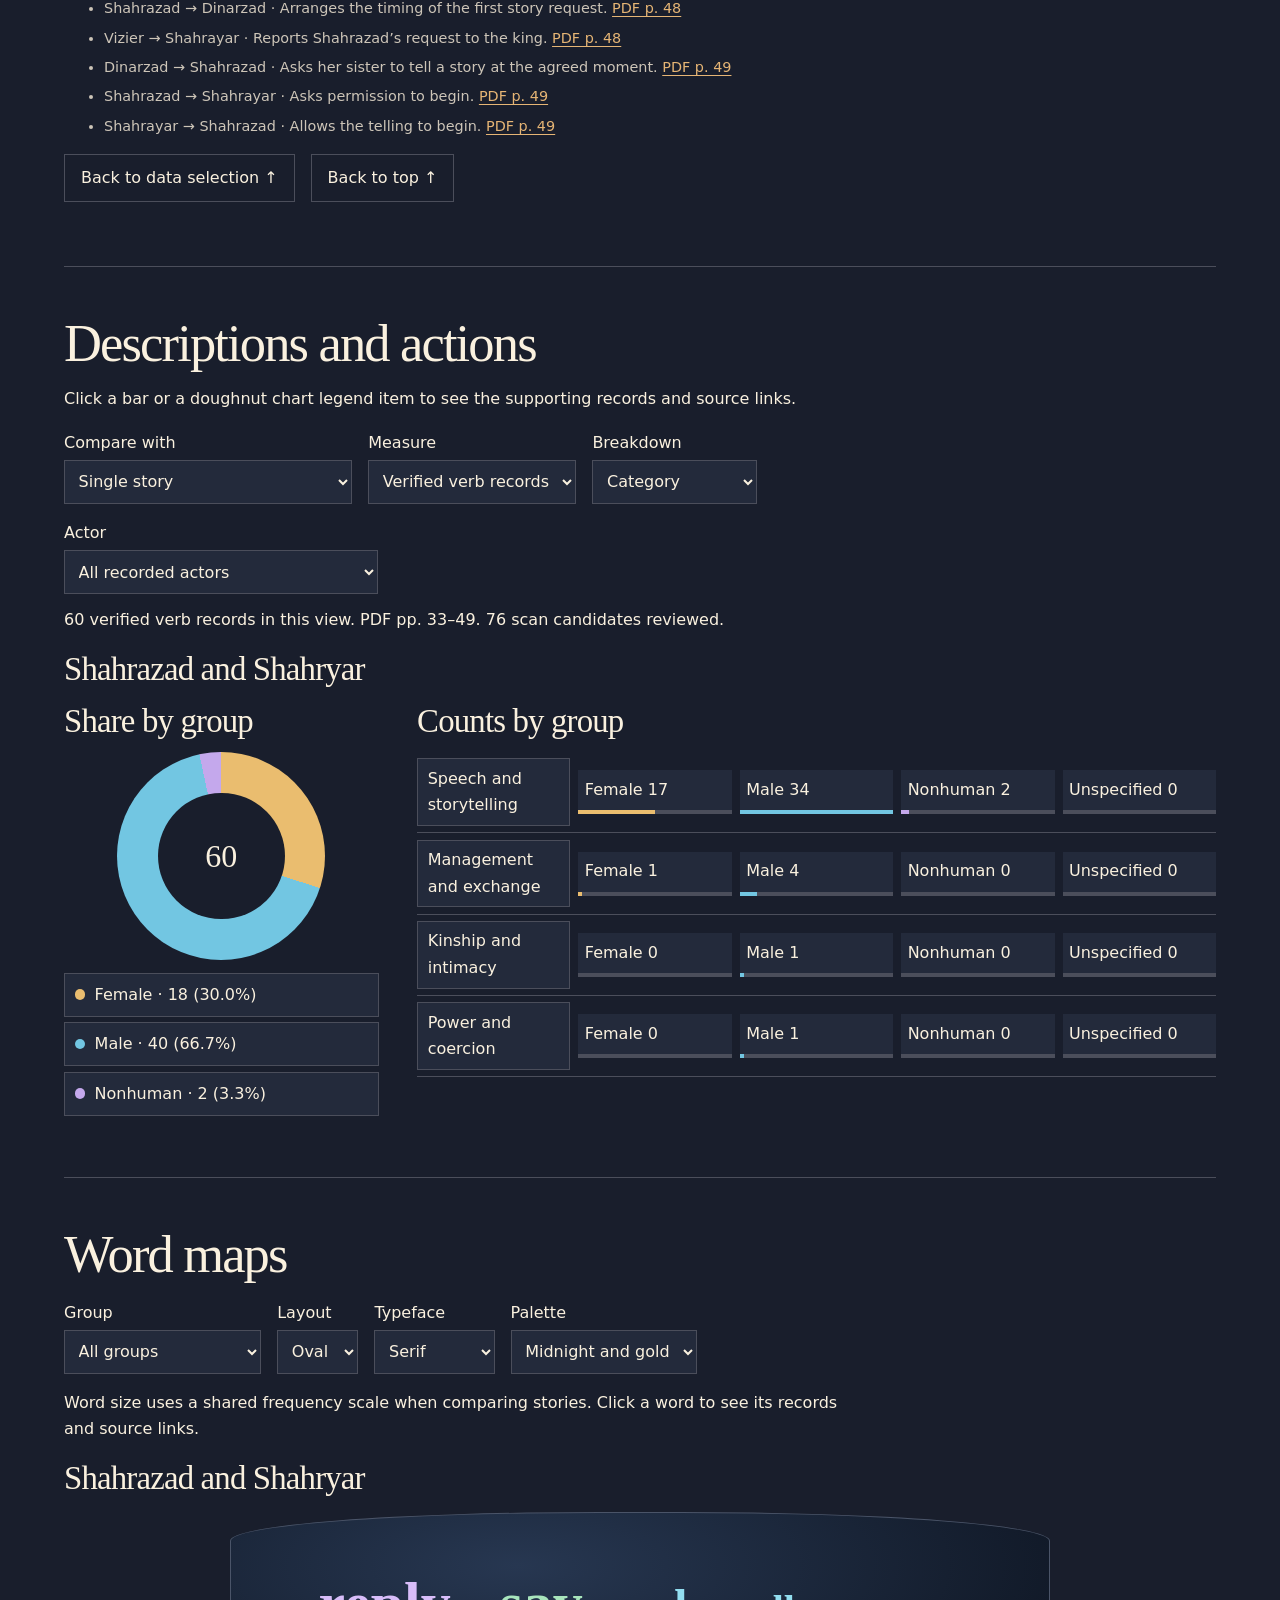
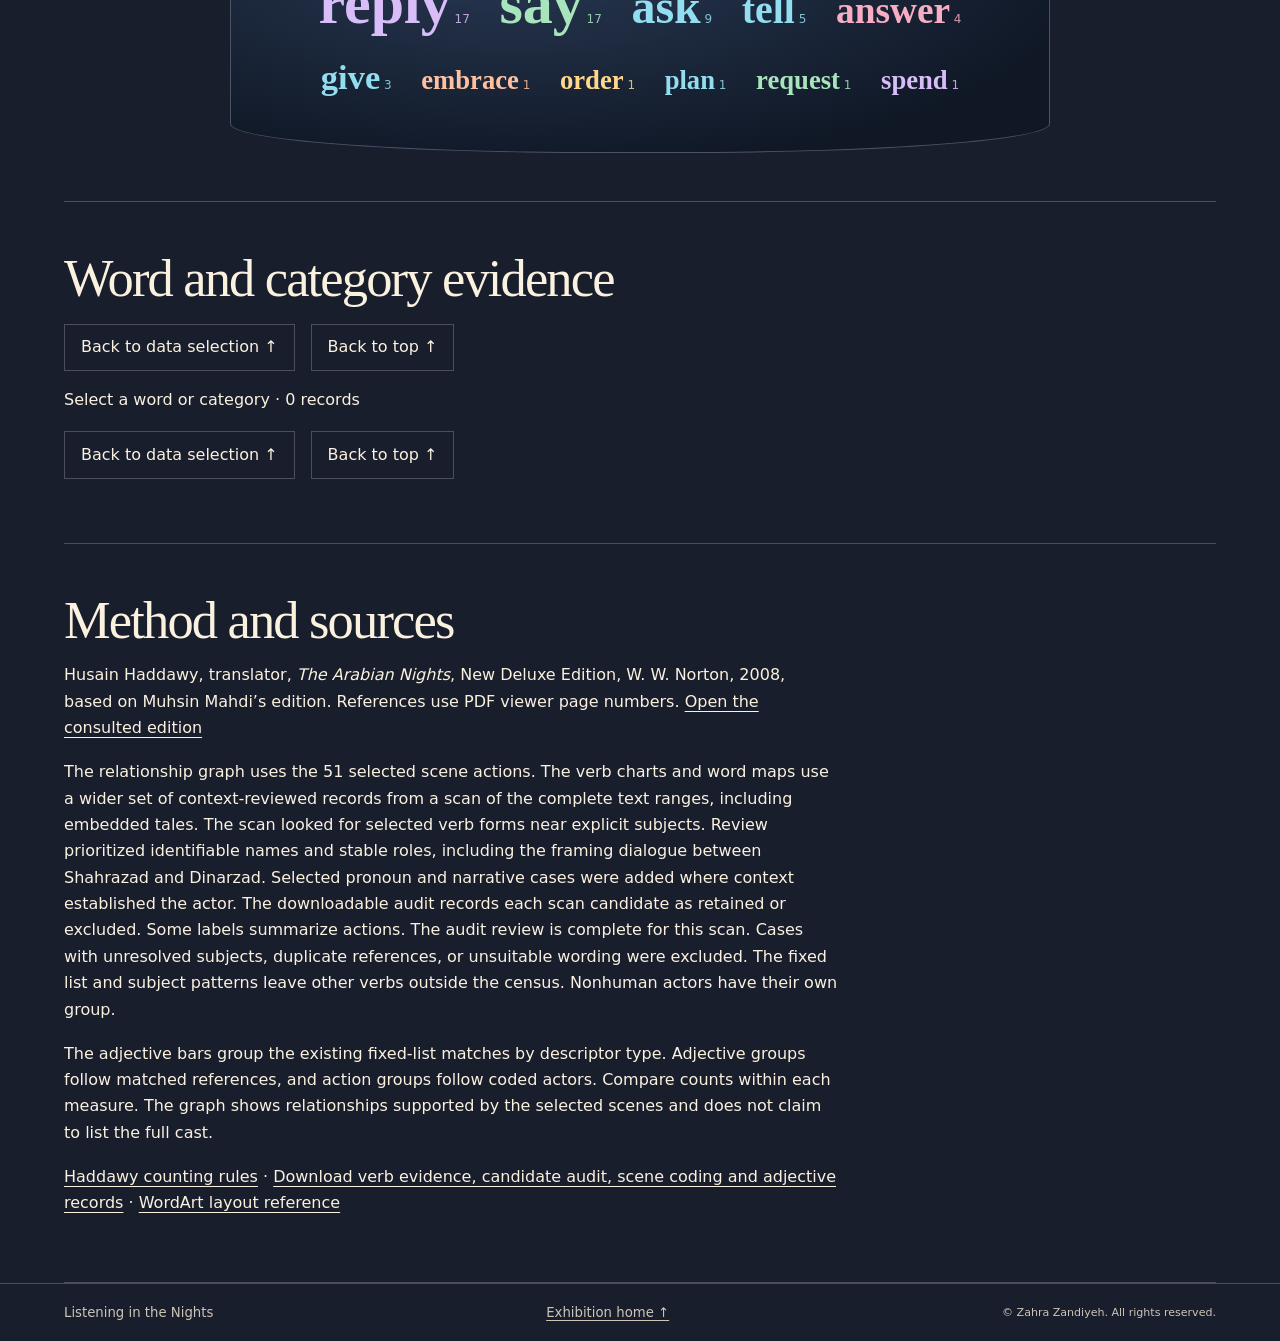
<file: story-analysis.html>
<!doctype html>
<html lang="en"><head><meta charset="utf-8"><meta name="viewport" content="width=device-width,initial-scale=1"><title>Story Analysis | Listening in the Nights</title><link rel="stylesheet" href="style.css"><link rel="stylesheet" href="story-analysis.css"><script src="story-evidence.js" defer></script><script src="story-analysis.js" defer></script></head>
<body><a class="skip" href="#main">Skip to content</a><header class="masthead"><a class="wordmark" href="index.html">Listening in the Nights</a><nav aria-label="Exhibition"><a href="statistics.html">Statistics &amp; Word Maps</a><a href="#method">Method and sources</a></nav></header>
<main id="main" class="story-lab">
<header id="analysis-top" tabindex="-1"><p class="eyebrow">Husain Haddawy’s translation</p><h1 class="chapter-title">Story <em>Analysis</em></h1><p>Follow relationships, compare descriptions and actions, and open the source page behind each result.</p>
<div class="lab-controls" id="data-selection" tabindex="-1"><label>Story <select id="lab-story"></select></label><a id="lab-chapter">Read this chapter →</a></div><p id="lab-reading"></p></header>
<section aria-labelledby="graph-title"><h2 id="graph-title">Character relationships</h2><p>Click a character in the graph to highlight their connections and see the supporting scenes.</p><div id="lab-graph"></div><label>Highlight a character <select id="lab-character"></select></label><details open id="relationship-evidence"><summary id="lab-relationship-heading">Relationship evidence</summary><ul id="lab-relations"></ul></details><nav class="lab-controls" aria-label="Return to analysis controls"><a class="button" href="#data-selection">Back to data selection ↑</a><a class="button" href="#analysis-top">Back to top ↑</a></nav></section>
<section aria-labelledby="plot-title"><h2 id="plot-title">Descriptions and actions</h2><p>Click a bar or a doughnut chart legend item to see the supporting records and source links.</p><div class="lab-controls"><label>Compare with <select id="lab-compare"></select></label><label>Measure <select id="lab-measure"><option value="verb">Verified verb records</option><option value="adjective">Adjective matches</option></select></label><label>Breakdown <select id="lab-breakdown"><option value="category">Category</option><option value="word">Individual word</option></select></label></div><label id="lab-actor-label">Actor <select id="lab-actor"><option value="">All recorded actors</option></select></label><p id="lab-units"></p><div id="lab-comparison" class="lab-comparison"><section><h3 id="lab-primary-title"></h3><div class="lab-chart-grid"><section aria-labelledby="lab-distribution"><h3 id="lab-distribution">Share by group</h3><div id="lab-pie"></div></section><section aria-labelledby="lab-counts-heading"><h3 id="lab-counts-heading">Counts by group</h3><div id="lab-bars"></div></section></div></section><section id="lab-secondary" hidden><h3 id="lab-secondary-title"></h3><div class="lab-chart-grid"><section aria-labelledby="lab-second-distribution"><h3 id="lab-second-distribution">Share by group</h3><div id="lab-second-pie"></div></section><section aria-labelledby="lab-second-counts-heading"><h3 id="lab-second-counts-heading">Counts by group</h3><div id="lab-second-bars"></div></section></div></section></div></section>
<section aria-labelledby="cloud-title"><h2 id="cloud-title">Word maps</h2><div class="lab-controls"><label>Group <select id="lab-group"><option value="">All groups</option><option value="F">Female</option><option value="M">Male</option><option value="N">Nonhuman actors</option><option value="U">Gender unspecified</option></select></label><label>Layout <select id="lab-layout"><option value="oval">Oval</option><option value="wide">Wide</option></select></label><label>Typeface <select id="lab-font"><option value="serif">Serif</option><option value="sans">Sans serif</option></select></label><label>Palette <select id="lab-palette"><option value="ink">Midnight and gold</option><option value="paper">Ink on paper</option></select></label></div><p>Word size uses a shared frequency scale when comparing stories. Click a word to see its records and source links.</p><div id="lab-cloud-comparison" class="lab-comparison lab-cloud-comparison"><section><h3 id="lab-cloud-title"></h3><div class="lab-cloud" id="lab-cloud"></div></section><section id="lab-cloud-secondary" hidden><h3 id="lab-second-cloud-title"></h3><div class="lab-cloud" id="lab-second-cloud"></div></section></div></section>
<section aria-labelledby="evidence-title"><h2 id="evidence-title" tabindex="-1">Word and category evidence</h2><nav class="lab-controls" aria-label="Return to analysis controls"><a class="button" href="#data-selection">Back to data selection ↑</a><a class="button" href="#analysis-top">Back to top ↑</a></nav><div id="lab-evidence" aria-live="polite"></div><nav class="lab-controls" aria-label="Return from evidence"><a class="button" href="#data-selection">Back to data selection ↑</a><a class="button" href="#analysis-top">Back to top ↑</a></nav></section>
<section id="method"><h2>Method and sources</h2><p>Husain Haddawy, translator, <cite>The Arabian Nights</cite>, New Deluxe Edition, W. W. Norton, 2008, based on Muhsin Mahdi’s edition. References use PDF viewer page numbers. <a id="lab-source">Open the consulted edition</a></p><p>The relationship graph uses the 51 selected scene actions. The verb charts and word maps use a wider set of context-reviewed records from a scan of the complete text ranges, including embedded tales. The scan looked for selected verb forms near explicit subjects. Review prioritized identifiable names and stable roles, including the framing dialogue between Shahrazad and Dinarzad. Selected pronoun and narrative cases were added where context established the actor. The downloadable audit records each scan candidate as retained or excluded. Some labels summarize actions. The audit review is complete for this scan. Cases with unresolved subjects, duplicate references, or unsuitable wording were excluded. The fixed list and subject patterns leave other verbs outside the census. Nonhuman actors have their own group.</p><p>The adjective bars group the existing fixed-list matches by descriptor type. Adjective groups follow matched references, and action groups follow coded actors. Compare counts within each measure. The graph shows relationships supported by the selected scenes and does not claim to list the full cast.</p><p><a href="haddawy-study.html#sources">Haddawy counting rules</a> · <a href="story-evidence.js" download>Download verb evidence, candidate audit, scene coding and adjective records</a> · <a href="https://wordart.com/create">WordArt layout reference</a></p></section>
</main><footer>Listening in the Nights <a href="index.html">Exhibition home ↑</a><small>© Zahra Zandiyeh. All rights reserved.</small></footer></body></html>
</file>
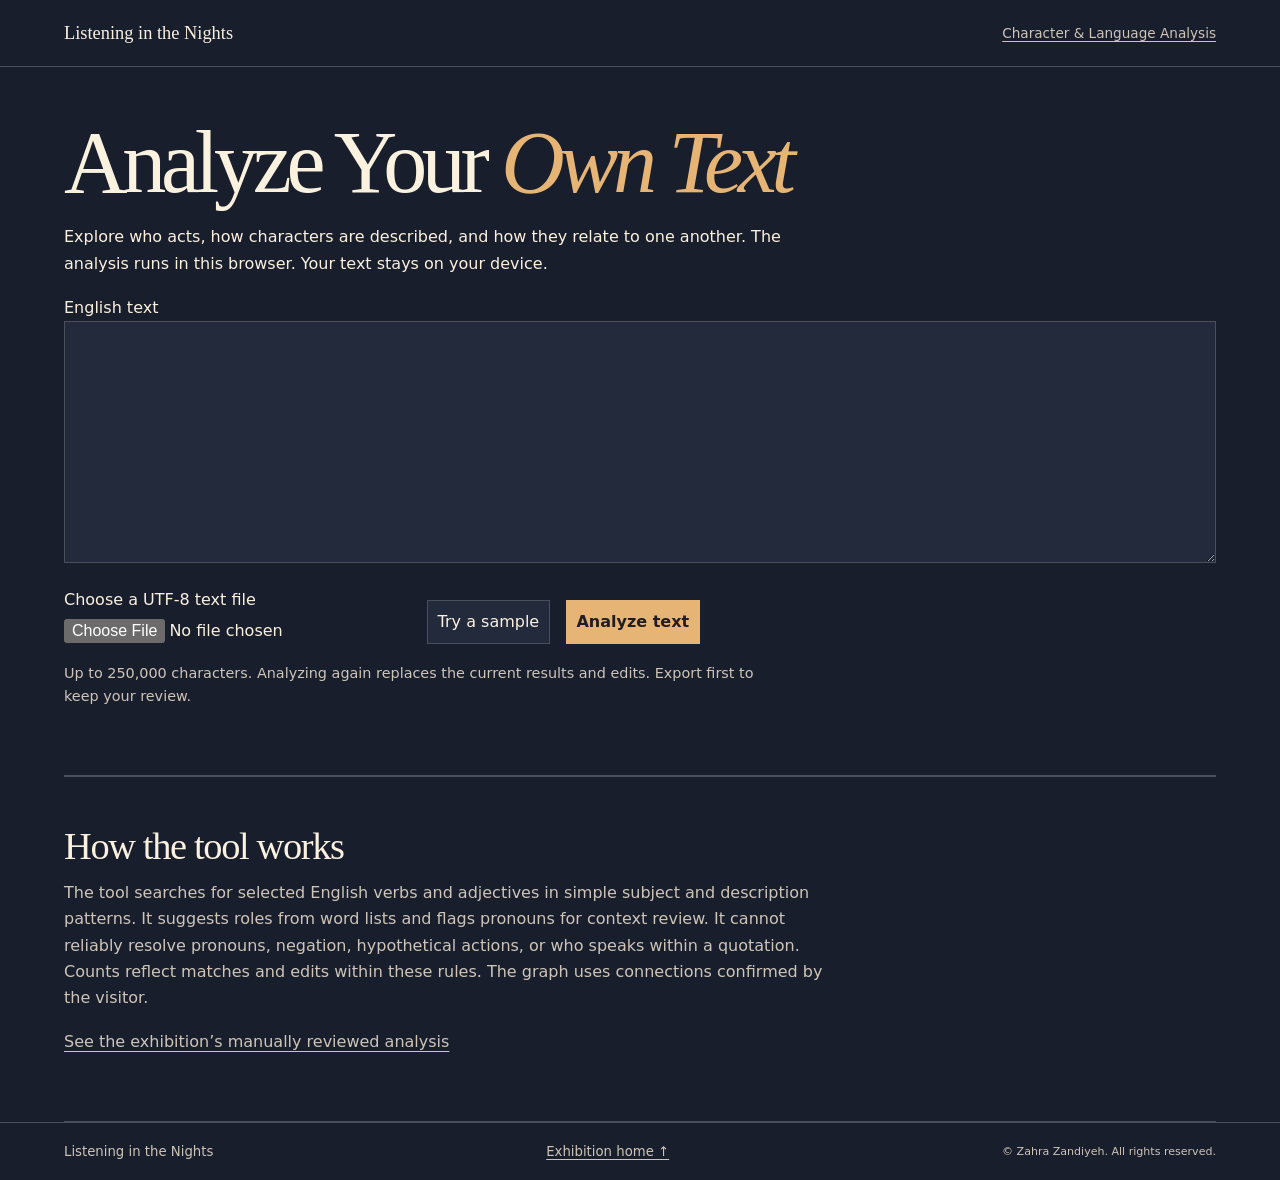
<file: text-analyzer.html>
<!doctype html>
<html lang="en">
<head><meta charset="utf-8"><meta name="viewport" content="width=device-width,initial-scale=1"><title>Analyze Your Own Text | Listening in the Nights</title><link rel="stylesheet" href="style.css"><link rel="stylesheet" href="story-analysis.css"><link rel="stylesheet" href="text-analyzer.css"><script src="text-analyzer.js" defer></script></head>
<body><a class="skip" href="#main">Skip to content</a><header class="masthead"><a class="wordmark" href="index.html">Listening in the Nights</a><nav aria-label="Exhibition"><a href="story-analysis.html">Character &amp; Language Analysis</a></nav></header>
<main id="main" class="story-lab">
<header><h1 class="chapter-title">Analyze Your <em>Own Text</em></h1><p>Explore who acts, how characters are described, and how they relate to one another. The analysis runs in this browser. Your text stays on your device.</p>
<form id="input-form"><label for="passage">English text</label><textarea id="passage" rows="8" maxlength="250000" required></textarea><div class="lab-controls"><label>Choose a UTF-8 text file <input type="file" id="text-file" accept=".txt,text/plain"></label><button type="button" id="sample">Try a sample</button><button class="button primary" type="submit">Analyze text</button></div></form>
<p id="status" role="status"></p><p class="text-note">Up to 250,000 characters. Analyzing again replaces the current results and edits. Export first to keep your review.</p>
</header>
<div id="results" hidden>
<section class="text-section" aria-labelledby="visuals"><h2 id="visuals">Words and actions</h2><div class="lab-controls"><label>Measure <select id="measure"><option value="verb">Verbs</option><option value="adjective">Adjectives</option></select></label><label>Evidence <select id="review-filter"><option value="all">Suggestions and reviewed</option><option value="reviewed">Reviewed only</option></select></label><label>Actor or subject <select id="actor-filter"></select></label></div><p>Select a bar or a word to review the matching passages.</p><div class="text-visuals"><section><h3>Counts by category</h3><div id="text-bars"></div></section><section><h3>Word map</h3><div class="lab-cloud" id="text-cloud" data-palette="ink"></div></section></div></section>
<section class="text-section" aria-labelledby="evidence-heading"><h2 id="evidence-heading" tabindex="-1">Review passages</h2><div class="lab-controls"><button type="button" id="clear-filter">Show all passages in this view</button><button type="button" id="export">Export current records as CSV</button><a href="#visuals">Back to charts ↑</a></div><p id="record-summary" aria-live="polite"></p><div id="records"></div><div class="lab-controls"><button type="button" id="prev">Previous passages</button><button type="button" id="next">Next passages</button></div></section>
<section class="text-section" aria-labelledby="graph-heading"><h2 id="graph-heading">Reviewed character relationships</h2><p>To add a connection, review a verb record and name both its actor and the character affected. Use the same name for aliases. This graph includes reviewed links from the entire text.</p><div id="text-graph"></div><ul id="graph-evidence"></ul></section>
</div>
<section class="sources"><h2>How the tool works</h2><p>The tool searches for selected English verbs and adjectives in simple subject and description patterns. It suggests roles from word lists and flags pronouns for context review. It cannot reliably resolve pronouns, negation, hypothetical actions, or who speaks within a quotation. Counts reflect matches and edits within these rules. The graph uses connections confirmed by the visitor.</p><p><a href="story-analysis.html">See the exhibition’s manually reviewed analysis</a></p></section>
</main><footer>Listening in the Nights <a href="index.html">Exhibition home ↑</a><small>© Zahra Zandiyeh. All rights reserved.</small></footer></body></html>
</file>
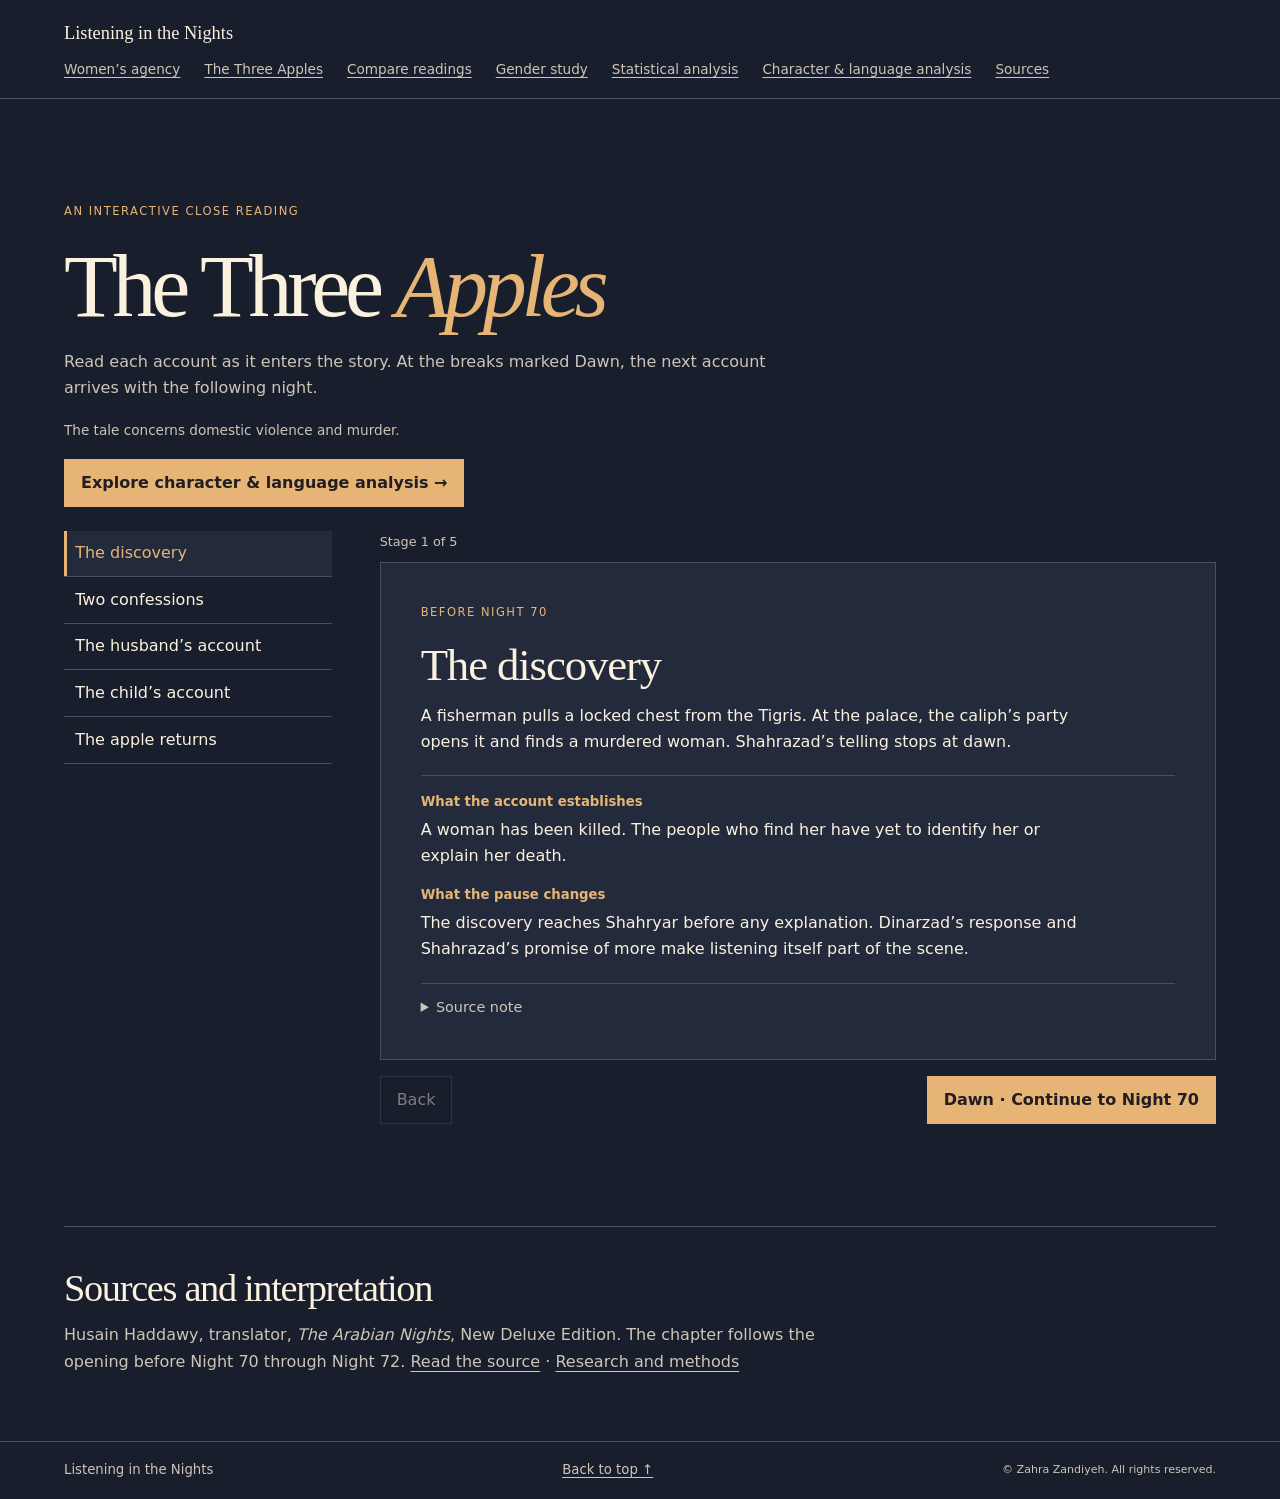
<file: three-apples.html>
<!doctype html>
<html lang="en">
<head>
  <meta charset="utf-8">
  <meta name="viewport" content="width=device-width, initial-scale=1">
  <meta name="description" content="An interactive close reading of The Three Apples and women’s narrative agency in Husain Haddawy’s The Arabian Nights.">
  <title>The Three Apples | Listening in the Nights</title>
  <link rel="stylesheet" href="style.css">
  <script src="reader.js" defer></script>
</head>
<body>
  <a class="skip" href="#main">Skip to content</a>
  <header class="masthead">
    <a class="wordmark" href="index.html">Listening in the Nights</a>
    <nav aria-label="Exhibition">
      <a href="index.html#agency">Women’s agency</a>
      <a href="#reading">The Three Apples</a>
      <a href="compare.html">Compare readings</a>
      <a href="gender-study.html">Gender study</a>
      <a href="statistics.html?story=apples">Statistical analysis</a>
      <a href="story-analysis.html?story=apples">Character &amp; language analysis</a>
      <a href="#sources">Sources</a>
    </nav>
  </header>
  <main id="main">
    <section class="reader" id="reading" aria-labelledby="reading-title">
      <header class="reader-intro">
        <p class="eyebrow">An interactive close reading</p>
        <h1 class="chapter-title" id="reading-title">The Three <em>Apples</em></h1>
        <p>Read each account as it enters the story. At the breaks marked Dawn, the next account arrives with the following night.</p>
        <p class="content-note">The tale concerns domestic violence and murder.</p>
      <p><a class="button primary" href="story-analysis.html?story=apples">Explore character &amp; language analysis →</a></p>
      </header>
      <div class="reading-layout">
        <nav class="stages" aria-label="Reading stages" hidden>
          <ol>
            <li><button type="button" data-go="0">The discovery</button></li>
            <li><button type="button" data-go="1">Two confessions</button></li>
            <li><button type="button" data-go="2">The husband’s account</button></li>
            <li><button type="button" data-go="3">The child’s account</button></li>
            <li><button type="button" data-go="4">The apple returns</button></li>
          </ol>
        </nav>
        <div class="reading-body">
          <p id="progress" class="progress" aria-live="polite" hidden></p>
          <article class="stage" data-next="Dawn · Continue to Night 70">
            <p class="eyebrow">Before Night 70</p>
            <h3 tabindex="-1">The discovery</h3>
            <p>A fisherman pulls a locked chest from the Tigris. At the palace, the caliph’s party opens it and finds a murdered woman. Shahrazad’s telling stops at dawn.</p>
            <dl><dt>What the account establishes</dt><dd>A woman has been killed. The people who find her have yet to identify her or explain her death.</dd><dt id="first-dawn">What the pause changes</dt><dd>The discovery reaches Shahryar before any explanation. Dinarzad’s response and Shahrazad’s promise of more make listening itself part of the scene.</dd></dl>
            <details><summary>Source note</summary><p>Haddawy, <cite>The Story of the Three Apples</cite>, opening and dawn break before Night 70. Scene paraphrased.</p></details>
          </article>
          <article class="stage" data-next="Dawn · Continue to Night 71">
            <p class="eyebrow">Night 70</p>
            <h3 tabindex="-1">Two confessions</h3>
            <p>The caliph gives his vizier Ja’far three days to find the killer. As Ja’far and his relatives face execution, a young man confesses. An older man makes the same claim. Ja’far objects when the caliph orders both men hanged.</p>
            <dl><dt>What changes</dt><dd>The young man knows how the body was wrapped. His detailed account gives the caliph a reason to ask how the killing happened.</dd><dt>What remains open</dt><dd>The details support his claim to know what happened to the body. His explanation of the killing has yet to be heard.</dd></dl>
            <details><summary>Source note</summary><p>Haddawy, <cite>The Story of the Three Apples</cite>, Night 70, the gallows and the two confessions. Scene paraphrased.</p></details>
          </article>
          <article class="stage" id="apples-husband" data-next="Hear the child’s account">
            <p class="eyebrow">Night 71 · The husband speaks</p>
            <h3 tabindex="-1">The husband’s account</h3>
            <p>The young man says the woman was his wife. During an illness she asked him for an apple, and he brought three from Basra. Later, a man carrying an apple claims he received it from her. The husband finds only two at home. When his wife says she does not know where the third is, he takes her reply as confirmation and kills her.</p>
            <dl><dt>What the object shows</dt><dd>One apple is missing. Its absence leaves open how it changed hands.</dd><dt>What can be heard of her perspective?</dt><dd>Her request expresses a desire and prompts the journey. Her answer states the limit of her knowledge. Both reach the caliph through the husband, who gives her answer a meaning she never states.</dd></dl>
            <details><summary>Source note</summary><p>Haddawy, <cite>The Story of the Three Apples</cite>, Night 71, the wife’s request, the encounter in the market and the husband’s return. Scene paraphrased.</p></details>
          </article>
          <article class="stage" id="apples-child" data-next="Dawn · Continue to Night 72">
            <p class="eyebrow">Night 71 · A voice within the account</p>
            <h3 tabindex="-1">The child’s account</h3>
            <p>The husband recounts what his eldest son told him after the killing. The boy took an apple from home. A man snatched it and heard the boy explain where it had come from. The husband says he then understood that he had killed his wife unjustly.</p>
            <dl><dt>What changes</dt><dd>The boy’s account supplies a route for the apple and explains how the man could know about the journey to Basra.</dd><dt>What remains open</dt><dd>The caliph hears the boy’s words through the husband. The man who took the apple has yet to speak in the inquiry.</dd></dl>
            <details><summary>Source note</summary><p>Haddawy, <cite>The Story of the Three Apples</cite>, Night 71, the son’s account and dawn break before Night 72. Scene paraphrased.</p></details>
          </article>
          <article class="stage" id="apples-return">
            <p class="eyebrow">Night 72</p>
            <h3 tabindex="-1">The apple returns</h3>
            <p>Facing another deadline, Ja’far notices an apple in his daughter’s possession. She tells him she bought it from Rayhan, a man enslaved in his household. Rayhan admits taking the apple from the boy. Before the caliph, Ja’far makes the telling of another tale conditional on a pardon.</p>
            <dl><dt>What changes</dt><dd>The daughter’s knowledge of the purchase leads Ja’far to Rayhan. Her account and Rayhan’s admission supply the missing links in the apple’s path.</dd><dt>What remains unheard</dt><dd>The apple’s route can now be reconstructed. The murdered woman’s experience is still available only through the words and accounts the tale gives others.</dd></dl>
            <p class="reflection">How does the daughter’s small piece of knowledge change the inquiry? What would the wife’s own account have allowed the listeners to reconsider?</p>
            <details><summary>Source note</summary><p>Haddawy, <cite>The Story of the Three Apples</cite>, Night 72, Ja’far’s daughter, Rayhan’s account and the transition to <cite>The Story of the Two Viziers</cite>. Scene paraphrased.</p></details>
          </article>
          <div class="controls" hidden>
            <button type="button" class="button" id="back">Back</button>
            <button type="button" class="button primary" id="next">Continue</button>
          </div>
        </div>
      </div>
    </section>
    <section class="sources" id="sources"><h2>Sources and interpretation</h2><p>Husain Haddawy, translator, <cite>The Arabian Nights</cite>, New Deluxe Edition. The chapter follows the opening before Night 70 through Night 72. <a href="https://cpb-ca-c1.wpmucdn.com/myriverside.sd43.bc.ca/dist/2/3627/files/2019/01/The-Arabian-Nights-New-Deluxe-Muhsin-Mahdi-2e5cj6r.pdf#page=209">Read the source</a> · <a href="index.html#sources">Research and methods</a></p></section>
  </main>
  <footer>Listening in the Nights <a href="#main">Back to top ↑</a><small class="copyright">© Zahra Zandiyeh. All rights reserved.</small></footer>
</body>
</html>
</file>
<file: style.css>
:root {
  color-scheme: dark;
  --night: #191e2c;
  --surface: #232a3b;
  --cream: #faf1df;
  --muted: #cdc5b8;
  --gold: #e6b575;
  --rule: #4b4e5b;
  --serif: Georgia, "Times New Roman", serif;
  --sans: system-ui, sans-serif;
}
* { box-sizing: border-box; }
body { margin: 0; background: var(--night); color: var(--cream); font: 1rem/1.65 var(--sans); }
a { color: inherit; text-underline-offset: .22em; }
button { font: inherit; }
:focus-visible { outline: 3px solid var(--gold); outline-offset: 5px; }
[hidden] { display: none !important; }
.skip { position: absolute; left: 1rem; top: .5rem; translate: 0 -180%; z-index: 3; padding: .6rem; background: var(--cream); color: var(--night); }
.skip:focus { translate: 0; }
.masthead, footer {
  display: flex;
  flex-wrap: wrap;
  align-items: center;
  justify-content: space-between;
  gap: .65rem 2rem;
  padding: 1.1rem max(5vw, calc((100vw - 1200px) / 2));
  border-bottom: 1px solid var(--rule);
}
.wordmark { font-family: var(--serif); font-size: 1.15rem; text-decoration: none; }
.masthead nav { display: flex; flex-wrap: wrap; gap: .5rem 1.5rem; }
.masthead nav a { font-size: .85rem; color: var(--muted); }
main { width: min(90%, 1200px); margin: auto; }
h1, h2, h3 { font-family: var(--serif); font-weight: 400; line-height: 1.1; margin: 0; }
h1 { font-size: clamp(3.2rem, 8vw, 7.2rem); letter-spacing: -.06em; }
h1 em { color: var(--gold); font-weight: 400; }
h2 { font-size: clamp(2.1rem, 4.1vw, 3.75rem); letter-spacing: -.035em; }
h3 { font-size: clamp(1.45rem, 2.6vw, 2.05rem); letter-spacing: -.025em; }
p { margin: .8rem 0 1.1rem; }
.eyebrow { font-size: .72rem; letter-spacing: .13em; text-transform: uppercase; color: var(--gold); margin: 0 0 1.15rem; }
.hero { display: grid; grid-template-columns: 1fr 1fr; gap: 3rem; align-items: center; padding: clamp(3rem, 6vw, 6rem) 0; }
.intro { max-width: 28em; color: var(--muted); font-size: clamp(1.05rem, 2vw, 1.35rem); }
.button { display: inline-flex; align-items: center; justify-content: center; gap: .6rem; min-height: 46px; padding: .6rem 1rem; border: 1px solid var(--rule); background: transparent; color: inherit; text-decoration: none; cursor: pointer; }
.button.primary { background: var(--gold); border-color: var(--gold); color: #221d23; font-weight: 650; }
.button:hover:not(:disabled) { border-color: var(--cream); }
.button:disabled { opacity: .45; cursor: default; }
.cover { margin: 0; border: 1px solid var(--rule); background: #f3e6d0; }
.cover img { display: block; width: 100%; height: auto; }
.agency { padding: clamp(1.4rem, 4vw, 3rem); background: #f3e6d0; color: #29262a; border-top: 5px solid #ad6445; scroll-margin-top: 1rem; }
.section-intro { display: grid; grid-template-columns: 1.3fr 1fr; align-items: end; gap: 1rem 2.5rem; }
.section-intro p { margin: 0; max-width: 37em; }
.agency-grid { display: grid; grid-template-columns: repeat(3, 1fr); gap: 1.5rem; margin-top: 1.8rem; }
.agency-grid article { border-top: 1px solid #b5a391; padding-top: 1rem; }
.agency-grid small { color: #5c4b47; }
#agency > .button { margin-top: 1rem; }
.lens { font-size: .8rem; font-weight: 700; color: #733c2f; margin-bottom: .5rem; }
.reader { margin: clamp(3.5rem, 8vw, 7rem) 0; scroll-margin-top: 1rem; }
.reader-intro p { max-width: 47em; color: var(--muted); }
.reader-intro .eyebrow { color: var(--gold); }
.reader-intro .content-note { font-size: .85rem; }
.reading-layout { display: grid; grid-template-columns: minmax(9rem, .32fr) minmax(0, 1fr); gap: clamp(1rem, 4vw, 3rem); margin-top: 1.5rem; }
.reading-layout:has(.stages[hidden]) { grid-template-columns: 1fr; }
.stages ol { list-style: none; margin: 0; padding: 0; }
.stages button { width: 100%; min-height: 44px; text-align: left; padding: .6rem .7rem; background: none; color: var(--cream); border: 0; border-bottom: 1px solid var(--rule); cursor: pointer; }
.stages button:disabled { opacity: .48; cursor: default; }
.stages button[aria-current="step"] { color: var(--gold); box-shadow: inset 3px 0 var(--gold); background: var(--surface); }
.progress { font-size: .8rem; color: var(--muted); margin: 0 0 .65rem; }
.stage { padding: clamp(1.15rem, 4vw, 2.5rem); background: var(--surface); border: 1px solid var(--rule); margin-bottom: 1rem; }
.stage > p:not(.eyebrow) { max-width: 66ch; }
.stage h3 { font-size: clamp(1.9rem, 3.5vw, 2.8rem); }
dl { margin: 1.25rem 0; padding-top: .9rem; border-top: 1px solid var(--rule); }
dt { font-size: .83rem; font-weight: 700; color: var(--gold); }
dd { margin: .25rem 0 .9rem; max-width: 66ch; }
details { border-top: 1px solid var(--rule); padding-top: .75rem; color: var(--muted); font-size: .9rem; }
summary { cursor: pointer; width: fit-content; }
.reflection { font-family: var(--serif); font-size: 1.2rem; color: var(--gold); }
.controls { display: flex; flex-wrap: wrap; justify-content: space-between; gap: .7rem; }
.sources { border-top: 1px solid var(--rule); padding: 2.5rem 0 3rem; }
.sources h2 { font-size: clamp(1.8rem, 3vw, 2.6rem); }
.sources p { max-width: 75ch; color: var(--muted); }
.chapter-title { font-size: clamp(2.7rem, 7vw, 5.5rem); }
.frame-reader { margin-bottom: 3.5rem; }
.frame-reader .intro { max-width: 42em; }
.frame-feature {
  display: grid;
  grid-template-columns: minmax(0, 1fr) minmax(0, 1.2fr);
  align-items: center;
  gap: clamp(1.25rem, 4vw, 3rem);
  margin-bottom: 2.5rem;
}
.frame-art figcaption {
  display: flex;
  flex-wrap: wrap;
  justify-content: space-between;
  gap: .25rem 1rem;
  padding: .55rem .8rem;
  background: var(--surface);
  color: var(--muted);
  font-size: .8rem;
}
.frame-art figcaption [lang="fa"] { color: var(--cream); font-size: 1rem; }
.chapter-continuation { margin-bottom: 3rem; }
.chapter-continuation h2 { font-size: clamp(1.85rem, 4vw, 2.75rem); }
.chapter-continuation a { font-weight: 650; }
.related-reading { display: flex; flex-wrap: wrap; gap: .4rem 1.5rem; padding: 1rem 0; border-bottom: 1px solid var(--rule); }
.related-reading a { color: var(--gold); font-weight: 650; }
.related-reading span { color: var(--muted); }
.stage[id] { scroll-margin-top: 1rem; }
.stage:target { border-color: var(--gold); }
.comparison-nav { display: flex; flex-direction: column; align-items: flex-start; gap: .45rem; }
.comparison-nav a { padding: .35rem 0; }
.scene-links { margin: 0; padding-left: 1.25rem; color: var(--gold); }
.tale-account { margin-top: 1rem; }
.tale-account summary { font-weight: 650; color: var(--cream); }
.tale-account p { max-width: 66ch; }
#first-dawn { scroll-margin-top: 1.5rem; }
#first-dawn:target { outline: 1px solid var(--gold); outline-offset: .25rem; width: fit-content; }
footer { border-top: 1px solid var(--rule); border-bottom: 0; color: var(--muted); font-size: .83rem; }
@media (max-width: 760px) {
  .frame-feature { grid-template-columns: 1fr; }
  .hero, .section-intro, .agency-grid, .reading-layout { grid-template-columns: 1fr; }
  .hero { gap: 1.6rem; }
  .comparison-nav { flex-flow: row wrap; gap: .4rem 1.25rem; }
  .agency-grid { gap: .75rem; }
  .stages ol { display: grid; grid-template-columns: repeat(auto-fit, minmax(9rem, 1fr)); gap: .3rem; }
}

.home-chapters > p {max-width:65ch;color:var(--muted)}
.home-cards {display:grid;grid-template-columns:repeat(auto-fit,minmax(min(100%,15rem),1fr));gap:1rem;margin:1.5rem 0 2.5rem}
.home-card {display:flex;flex-direction:column;background:var(--surface);border:1px solid var(--rule);text-decoration:none}
.home-card img {display:block;width:100%;height:clamp(7rem,12vw,10rem);object-fit:cover}
.home-card div {padding:.9rem 1rem 1rem}
.home-card h3 {font-size:1.3rem}
.home-card p {font-size:.9rem;line-height:1.5;color:var(--muted);margin:.45rem 0 0}
.home-card:hover h3,.home-card:focus-visible h3 {color:var(--gold);text-decoration:underline}
.home-method dl {max-width:75ch}
.home-method dd {max-width:none;margin-bottom:1rem}


.home-title {
  position: relative;
  isolation: isolate;
  display: grid;
  grid-template-rows: 1fr auto;
  align-items: start;
  aspect-ratio: 1672 / 941;
  margin: 1rem 0 1.5rem;
  overflow: hidden;
  background: #141e2c;
}
.home-feature { position: absolute; inset: 0; width: 100%; height: 100%; object-fit: cover; z-index: -2; }
.home-title::before {
  content: "";
  position: absolute;
  inset: 0;
  z-index: -1;
  background: linear-gradient(180deg, rgba(10, 17, 28, .78), rgba(10, 17, 28, 0) 65%);
}
.home-hero-copy { padding: clamp(1rem, 4vw, 3rem); text-shadow: 0 2px 16px #101725; }
.home-hero-copy h1 { font-size: clamp(2rem, 6.5vw, 5.5rem); }
.home-hero-copy h2 { max-width: 29ch; margin-top: .6rem; font-size: clamp(1.15rem, 2.6vw, 2.2rem); }
@media (max-width: 560px) {
  .home-title { aspect-ratio: 4 / 3; }
  .home-feature { object-position: 60% center; }
}

.home-hero-intro {
  max-width: 90ch;
  justify-self: center;
  margin: 0 clamp(.65rem, 2vw, 1.5rem) clamp(.65rem, 2vw, 1.5rem);
  padding: .7rem clamp(.75rem, 2vw, 1rem);
  background: rgba(12, 20, 32, .82);
  color: var(--cream);
  font-size: clamp(.9rem, 1.5vw, 1.05rem);
  line-height: 1.55;
  text-shadow: none;
}
@media (max-width: 560px) {
  .home-title { min-height: 0; aspect-ratio: auto; }
  .home-feature { height: auto; }
  .home-hero-copy { min-height: 44vw; }
}

.home-statistics-card { width: min(100%, 32rem); margin: 0 auto 2.5rem; text-align: center; border-top: 2px solid var(--gold); }
.home-statistics-card h3 { color: var(--gold); }


.home-analysis-cards {display:grid;grid-template-columns:repeat(2,minmax(0,1fr));gap:1rem;width:min(100%,55rem);margin:0 auto 2.5rem}
.home-analysis-cards .home-statistics-card {width:100%;margin:0}
@media(max-width:600px) {.home-analysis-cards {grid-template-columns:1fr}}

.home-analysis-cards .home-text-analyzer {grid-column:1/-1;max-width:32rem;justify-self:center}
</file>
<file: gender-study.css>
.study-nav,.study-controls {display:flex;flex-wrap:wrap;align-items:center;gap:.75rem 1rem}
.study-nav {margin-top:1.5rem}
.study-section {border-top:1px solid var(--rule);padding:2rem 0;scroll-margin-top:1rem}
.study-section p {max-width:76ch}
.study-stats,.study-columns {display:grid;grid-template-columns:repeat(auto-fit,minmax(min(100%,15rem),1fr));gap:1rem;margin-top:1.25rem}
.study-stats p {margin:0;padding:1rem;background:var(--surface)}
.study-stats strong {display:block;font:2.6rem var(--serif);color:var(--gold)}
.study-controls label {display:grid;gap:.2rem}
.study-controls select {min-height:44px;background:var(--surface);color:var(--cream);font:inherit;padding:.4rem .65rem;border:1px solid var(--rule)}
.study-evidence {min-height:1.65rem;color:var(--gold)}
.study-table {width:min(100%,42rem);border-collapse:collapse;text-align:left}
.study-table caption {text-align:left;padding:.5rem 0;font-weight:650}
.study-table th,.study-table td {padding:.5rem;border-bottom:1px solid var(--rule)}
.study-register {padding:.7rem 0}
.study-register summary {color:var(--cream)}
.study-register p {margin:.55rem 0}

.word-meta {color:var(--muted);font-size:.9rem;font-variant-numeric:tabular-nums}
.word-table button {color:inherit;background:transparent;border:0;cursor:pointer;text-align:left;min-height:44px;padding:.2rem .35rem}
.word-table button:hover,.word-table button[aria-pressed=true] {color:var(--gold);text-decoration:underline;text-underline-offset:.2em}
.word-comparison,.word-reader {margin-top:2.5rem}
.word-table {width:100%;table-layout:fixed;font-variant-numeric:tabular-nums}
.word-table button {overflow-wrap:anywhere;font-size:inherit}
.word-table th,.word-table td {vertical-align:top;overflow-wrap:anywhere}
.word-table td {font-size:.87rem}
.word-track,.word-fill {display:block;height:.3rem}
.word-track {margin:.35rem 0 .15rem;background:var(--rule)}
.word-fill {background:var(--gold)}
.word-table td:last-child .word-fill {background:#aabce4}
.comparison-scroll {max-height:29rem;overflow:auto;margin-top:1.25rem}
.comparison-scroll thead {position:sticky;top:0;background:var(--surface);z-index:1}
.word-passage {padding:.8rem 0}
.word-passage summary {color:var(--cream)}
.word-passage blockquote {max-width:65ch;margin:.75rem 0;color:var(--cream);font-family:var(--serif);font-size:1.15rem}
.word-passage mark {background:var(--gold);color:var(--night);padding:.02em .12em}
.word-passage a {color:var(--gold)}

.packed-cloud {position:relative;isolation:isolate;background:#f8f5ed;color:#26384c;border:1px solid #ded7c7;overflow:hidden}
.packed-cloud > p {padding:1rem;margin:0}
.packed-cloud button {position:absolute;white-space:nowrap;border:0;background:transparent;color:var(--ink,#26384c);font-family:system-ui,sans-serif;font-weight:800;font-size:calc(.8rem + var(--weight) * clamp(.95rem,6vw,5rem));line-height:1.04;text-transform:uppercase;padding:3px 4px;cursor:pointer}
.packed-cloud button[data-color="0"] {--ink:#176592}
.packed-cloud button[data-color="1"] {--ink:#26384c}
.packed-cloud button[data-color="2"] {--ink:#65477b}
.packed-cloud button[data-color="3"] {--ink:#176c62}
.packed-cloud button[data-color="4"] {--ink:#9b4c12}
.packed-cloud button[data-color="5"] {--ink:#644b39}
.packed-cloud button:hover,.packed-cloud button[aria-pressed="true"] {text-decoration:underline;text-underline-offset:.12em}
.packed-cloud button:focus-visible {outline:2px solid #26384c;outline-offset:0;z-index:1}

.study-toplinks .study-nav {margin:.85rem 0;gap:.45rem 1rem;font-size:.9rem}
#words {padding-top:1.2rem}
#words .chapter-title {font-size:clamp(2rem,5vw,3.25rem)}
#words .eyebrow {margin-bottom:.5rem}
.word-comparison,.word-reader {margin-top:1.15rem}
.study-related a {display:grid;gap:.35rem;padding:1rem;background:var(--surface);border:1px solid var(--rule);text-decoration:none}
.study-related a strong {color:var(--gold);text-decoration:underline;text-underline-offset:.18em}
.study-related a span {font-size:.9rem;color:var(--muted)}
.study-controls label {min-width:0;max-width:100%}
.study-controls select {max-width:100%;min-width:0}
</file>
<file: haddawy-study.css>
.haddawy-map {display:flex;flex-wrap:wrap;align-content:center;justify-content:center;align-items:baseline;gap:.3rem .55rem;min-height:12rem;margin:.8rem 0 1rem;padding:1rem;background:#f8f5ed;color:#26384c;border:1px solid #ded7c7}
.haddawy-map button {border:0;background:transparent;color:#176592;font:800 calc(.88rem + var(--weight) * clamp(1rem,3vw,2.1rem))/1.1 system-ui,sans-serif;text-transform:uppercase;padding:.3rem;min-height:40px;cursor:pointer}
.haddawy-map button:nth-child(3n+2) {color:#176c62}
.haddawy-map button:nth-child(3n) {color:#8a4118}
.haddawy-map button[aria-pressed=true],.haddawy-map button:hover {text-decoration:underline;text-underline-offset:.15em}
.haddawy-map small {font-size:.65rem;margin-left:.25rem;color:#26384c}
.haddawy-table {width:100%;max-width:none}
#haddawy-word-evidence a {color:var(--gold)}

.map-comparison {grid-template-columns: minmax(0, 1fr);}
.map-comparison > section {min-width: 0;}
@media (min-width: 760px) {
  .map-comparison:has(> section:not([hidden]) ~ section:not([hidden])) {
    grid-template-columns: repeat(2, minmax(0, 1fr));
  }
  .map-comparison > section {
    display: grid;
    grid-row: span 2;
    grid-template-rows: subgrid;
    row-gap: .8rem;
  }
  .map-comparison .haddawy-map {margin-top: 0;}
}
.haddawy-map button {max-width: 100%; overflow-wrap: anywhere;}
</file>
<file: story-analysis.css>
.story-lab > header,.story-lab > section {padding:clamp(1.3rem,4vw,3rem) 0;border-bottom:1px solid var(--rule)}
.story-lab p {max-width:76ch}
.lab-controls {display:flex;align-items:end;flex-wrap:wrap;gap:.7rem 1rem;margin:1rem 0}
.story-lab label {display:grid;gap:.25rem;width:fit-content;max-width:100%}
.story-lab select,.story-lab button {font:inherit;color:inherit;background:var(--surface);border:1px solid var(--rule);padding:.4rem .6rem;min-height:44px;max-width:100%}
#lab-graph {background:#101826;margin-bottom:1rem;border:1px solid var(--rule)}
#lab-graph svg {display:block;width:100%;max-height:34rem}
#lab-graph path {stroke:#b89a68;fill:none}
#lab-graph marker path {fill:#b89a68}
#lab-graph circle {stroke:#e6b575;stroke-width:1.5}
#lab-graph text {fill:var(--cream);font:15px system-ui,sans-serif;paint-order:stroke;stroke:#101826;stroke-width:4px}
#lab-graph g {cursor:pointer}
#lab-graph g:focus circle {stroke:#fff;stroke-width:4px}
.lab-dim {opacity:.24}
.lab-bar-row {display:grid;grid-template-columns:minmax(9rem,1fr) repeat(4,minmax(0,1fr));gap:.5rem;align-items:center;padding:.4rem 0;border-bottom:1px solid var(--rule)}
.lab-bar-row button {text-align:left}
.lab-bar {font-variant-numeric:tabular-nums;padding:.35rem .45rem;background:linear-gradient(90deg,var(--bar) var(--fill),transparent var(--fill));min-width:0}
.lab-bar[data-group=F] {--bar:#604531}
.lab-bar[data-group=M] {--bar:#294965}
.lab-bar[data-group=N] {--bar:#494060}
.lab-cloud {display:flex;flex-wrap:wrap;align-items:baseline;align-content:center;justify-content:center;gap:.35rem .65rem;padding:clamp(.8rem,4vw,3rem);min-height:13rem;background:#101826;color:#f8deaa}
.lab-cloud[data-layout=oval] {max-width:820px;margin:auto;border-radius:45% / 12%}
.lab-cloud[data-palette=paper] {background:#f7f0e1;color:#174966}
.lab-cloud button {font:700 clamp(1rem,5vw,var(--size))/1.1 var(--serif);background:transparent;border:none;overflow-wrap:anywhere}
.lab-cloud[data-font=sans] button {font-family:var(--sans)}
.lab-cloud button:hover {text-decoration:underline}
.lab-cloud small {font:.75rem var(--sans)}
.story-lab li {margin-block:.35rem}
.story-lab li a {color:var(--gold)}
@media(max-width:620px) {.lab-bar-row {grid-template-columns:repeat(4,minmax(0,1fr))}.lab-bar-row button {grid-column:1/-1}}

.lab-bar[data-group=U] {--bar:#4e5059;overflow-wrap:anywhere}

.story-lab {--chart-F:#eabd6f;--chart-M:#72c6e2;--chart-N:#c4a8ec;--chart-U:#8bd5b5}
.lab-chart-grid {display:grid;grid-template-columns:minmax(12rem, .65fr) minmax(0, 1.65fr);gap:clamp(1rem,3vw,2.5rem)}
.lab-chart-grid h3 {margin-bottom:.8rem}
.lab-donut {width:min(100%,13rem);aspect-ratio:1;border-radius:50%;margin:.8rem auto;display:grid;place-items:center}
.lab-donut-total {display:grid;place-items:center;width:61%;aspect-ratio:1;border-radius:50%;background:var(--night);font:2rem var(--serif)}
.lab-pie-legend {list-style:none;margin:.8rem 0;padding:0}
.lab-pie-legend button {width:100%;text-align:left}
.lab-pie-legend button::before {content:"";display:inline-block;width:.65em;height:.65em;border-radius:50%;background:var(--series);margin-right:.6em}
.story-lab [data-group=F] {--series:var(--chart-F)}
.story-lab [data-group=M] {--series:var(--chart-M)}
.story-lab [data-group=N] {--series:var(--chart-N)}
.story-lab [data-group=U] {--series:var(--chart-U)}
.story-lab button.lab-bar {border:0;border-bottom:4px solid transparent;border-image:linear-gradient(90deg,var(--series) var(--fill),var(--rule) var(--fill)) 1;background:var(--surface);padding:.35rem .4rem;overflow-wrap:anywhere}
.story-lab button.lab-bar:hover {color:var(--series)}
.lab-adjective-row {grid-template-columns:minmax(9rem,1fr) repeat(2,minmax(0,1fr))}
@media(max-width:980px) {.lab-chart-grid {grid-template-columns:1fr}.lab-pie-legend {display:grid;grid-template-columns:repeat(auto-fit,minmax(min(100%,10rem),1fr));gap:.35rem}}
@media(max-width:620px) {.lab-bar-row > button.lab-bar {grid-column:auto}.lab-adjective-row {grid-template-columns:repeat(2,minmax(0,1fr))}}

.lab-comparison.is-paired {display:grid;grid-template-columns:repeat(2,minmax(0,1fr));gap:clamp(1rem,3vw,2rem)}
.lab-comparison > section {min-width:0}
.lab-comparison > section > h3 {margin:1rem 0}
.lab-comparison.is-paired .lab-chart-grid {grid-template-columns:minmax(0,1fr)}
.lab-comparison.is-paired .lab-bar-row {grid-template-columns:repeat(4,minmax(0,1fr))}
.lab-comparison.is-paired .lab-adjective-row {grid-template-columns:repeat(2,minmax(0,1fr))}
.lab-comparison.is-paired .lab-bar-row > button:first-child {grid-column:1/-1}
@media(max-width:760px) {.lab-comparison.is-paired {grid-template-columns:1fr}}

.lab-cloud {
  background:radial-gradient(ellipse at 35% 22%,#273751,#101826 77%);
  border:1px solid #4a5468;
  color:#ffe1a3;
}
.lab-cloud[data-layout=oval] {width:100%;margin:0 auto}
.lab-cloud button {color:var(--tone);line-height:1.18}
.lab-cloud button[data-tone="0"] {--tone:#ffd88c}
.lab-cloud button[data-tone="1"] {--tone:#92def0}
.lab-cloud button[data-tone="2"] {--tone:#f7aec2}
.lab-cloud button[data-tone="3"] {--tone:#a8e5bc}
.lab-cloud button[data-tone="4"] {--tone:#d8bdf9}
.lab-cloud button[data-tone="5"] {--tone:#ffc0a0}
.lab-cloud[data-palette=paper] button[data-tone="0"] {--tone:#815009}
.lab-cloud[data-palette=paper] button[data-tone="1"] {--tone:#195b7b}
.lab-cloud[data-palette=paper] button[data-tone="2"] {--tone:#982b51}
.lab-cloud[data-palette=paper] button[data-tone="3"] {--tone:#22684f}
.lab-cloud[data-palette=paper] button[data-tone="4"] {--tone:#694589}
.lab-cloud[data-palette=paper] button[data-tone="5"] {--tone:#923f22}
.lab-cloud small {color:inherit;opacity:.85}
@media(min-width:761px) {
  #lab-comparison.is-paired > section {display:grid;grid-template-rows:subgrid;grid-row:span calc(3 + var(--bar-rows));row-gap:.65rem}
  #lab-comparison.is-paired .lab-chart-grid {display:grid;grid-template-rows:subgrid;grid-row:span calc(2 + var(--bar-rows));row-gap:inherit}
  #lab-comparison.is-paired .lab-chart-grid > section:last-child {display:grid;grid-template-rows:subgrid;grid-row:span calc(1 + var(--bar-rows));row-gap:inherit}
  #lab-comparison.is-paired .lab-chart-grid > section:last-child > div {display:grid;grid-template-rows:subgrid;grid-row:span var(--bar-rows);row-gap:inherit}
  .lab-cloud-comparison.is-paired > section {display:grid;grid-template-rows:subgrid;grid-row:span 2}
}

#analysis-top,#data-selection,#lab-relationship-heading,#evidence-title {scroll-margin-top:1rem}
</file>
<file: text-analyzer.css>
#passage {width:100%;resize:vertical;padding:.9rem;background:var(--surface);color:var(--cream);border:1px solid var(--rule);font:inherit}
#input-form .lab-controls {align-items:end}
#text-file {max-width:100%;font:inherit}
.text-note {font-size:.9rem;color:var(--muted)}
.text-section {padding:clamp(1.2rem,4vw,3rem) 0;border-bottom:1px solid var(--rule)}
.text-visuals {display:grid;grid-template-columns:repeat(2,minmax(0,1fr));gap:1.5rem}
.text-visuals h3 {margin-bottom:.75rem}
#text-bars {display:grid;gap:.5rem}
.story-lab button.text-bar {width:100%;text-align:left;border-bottom:4px solid transparent;border-image:linear-gradient(90deg,var(--gold) var(--fill),var(--rule) var(--fill)) 1}
#records {display:grid;gap:1rem}
#records article {padding:1rem;background:var(--surface);border:1px solid var(--rule)}
#records input {background:var(--night);color:var(--cream);border:1px solid var(--rule);padding:.45rem;font:inherit;max-width:100%}
#records blockquote {margin-inline:0;padding-left:1rem;border-left:2px solid var(--gold)}
#evidence-heading,#visuals {scroll-margin-top:1rem}
#text-graph svg {width:100%;max-height:30rem;background:#101826}
#text-graph line {stroke:var(--gold);opacity:.65}
#text-graph circle {fill:var(--gold)}
#text-graph text {fill:var(--cream);font:15px var(--sans);paint-order:stroke;stroke:#101826;stroke-width:4px}
@media(max-width:760px) {.text-visuals {grid-template-columns:1fr}}
</file>
